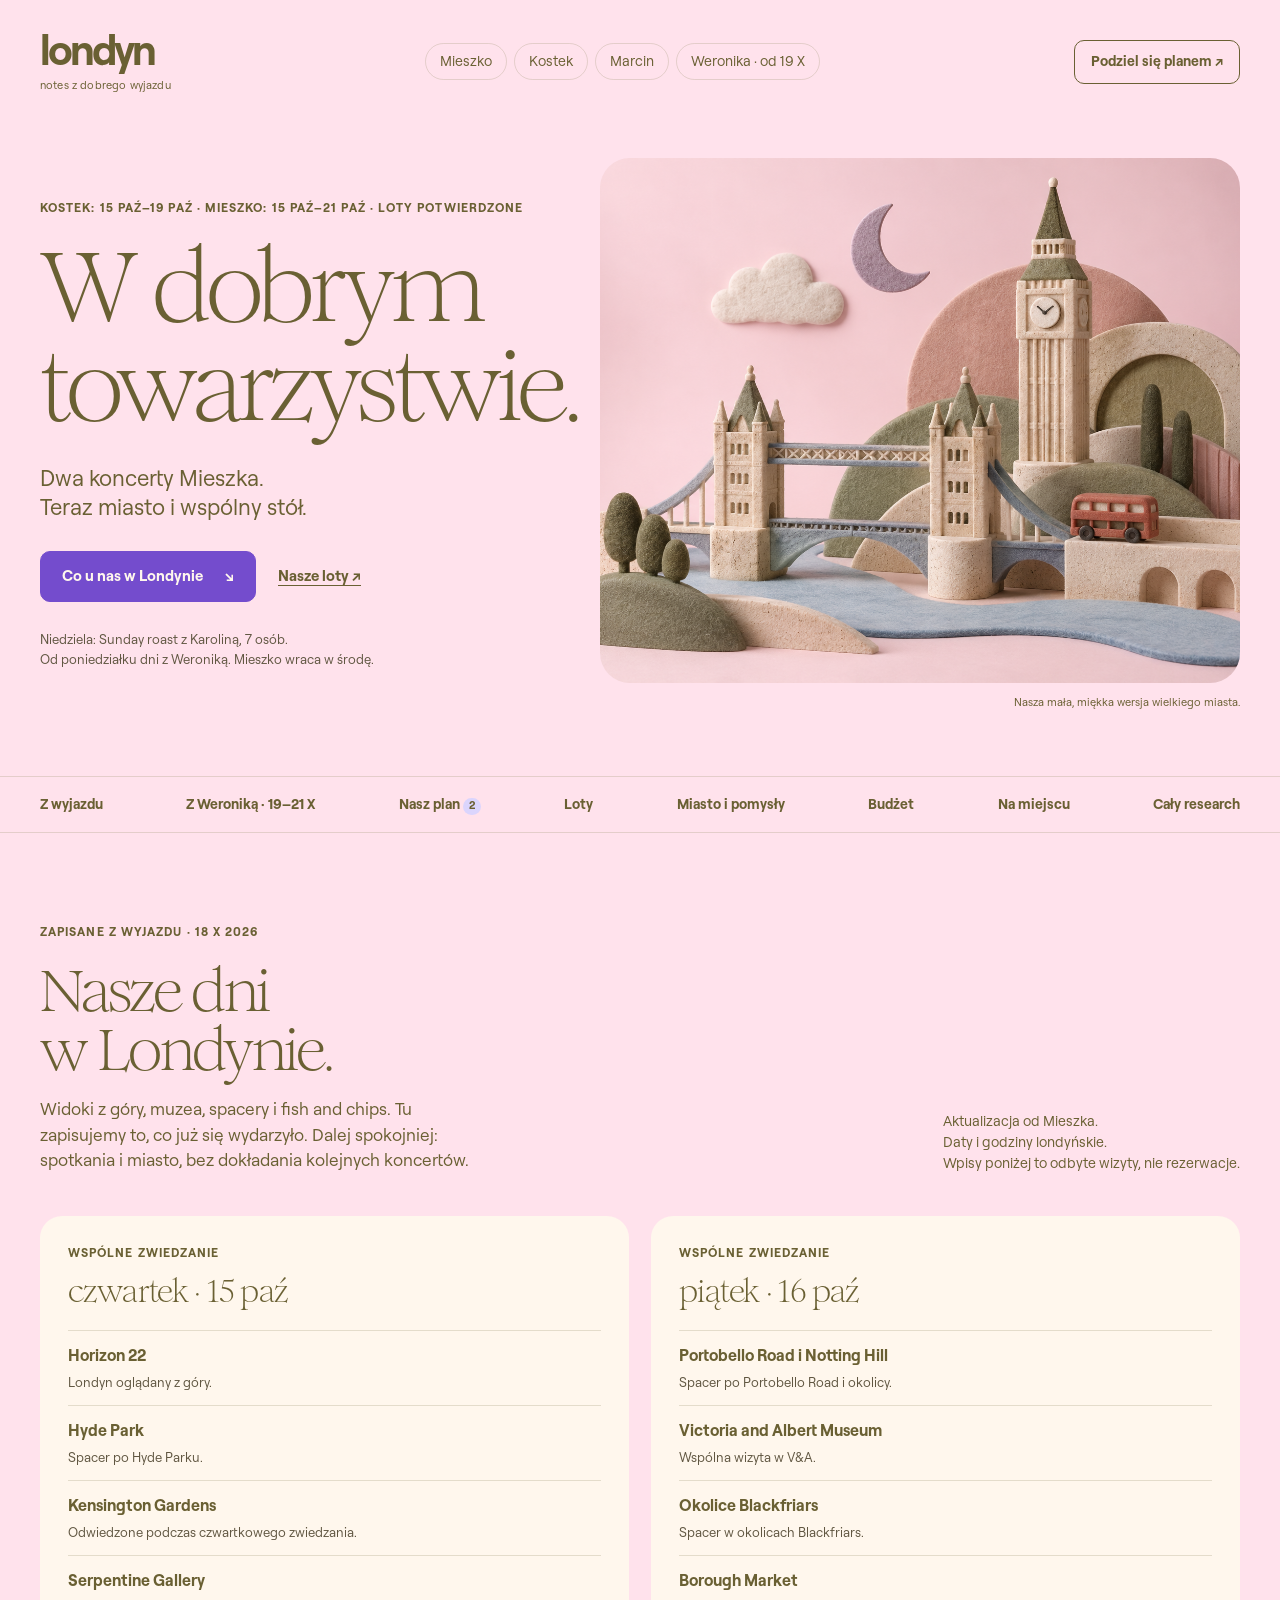
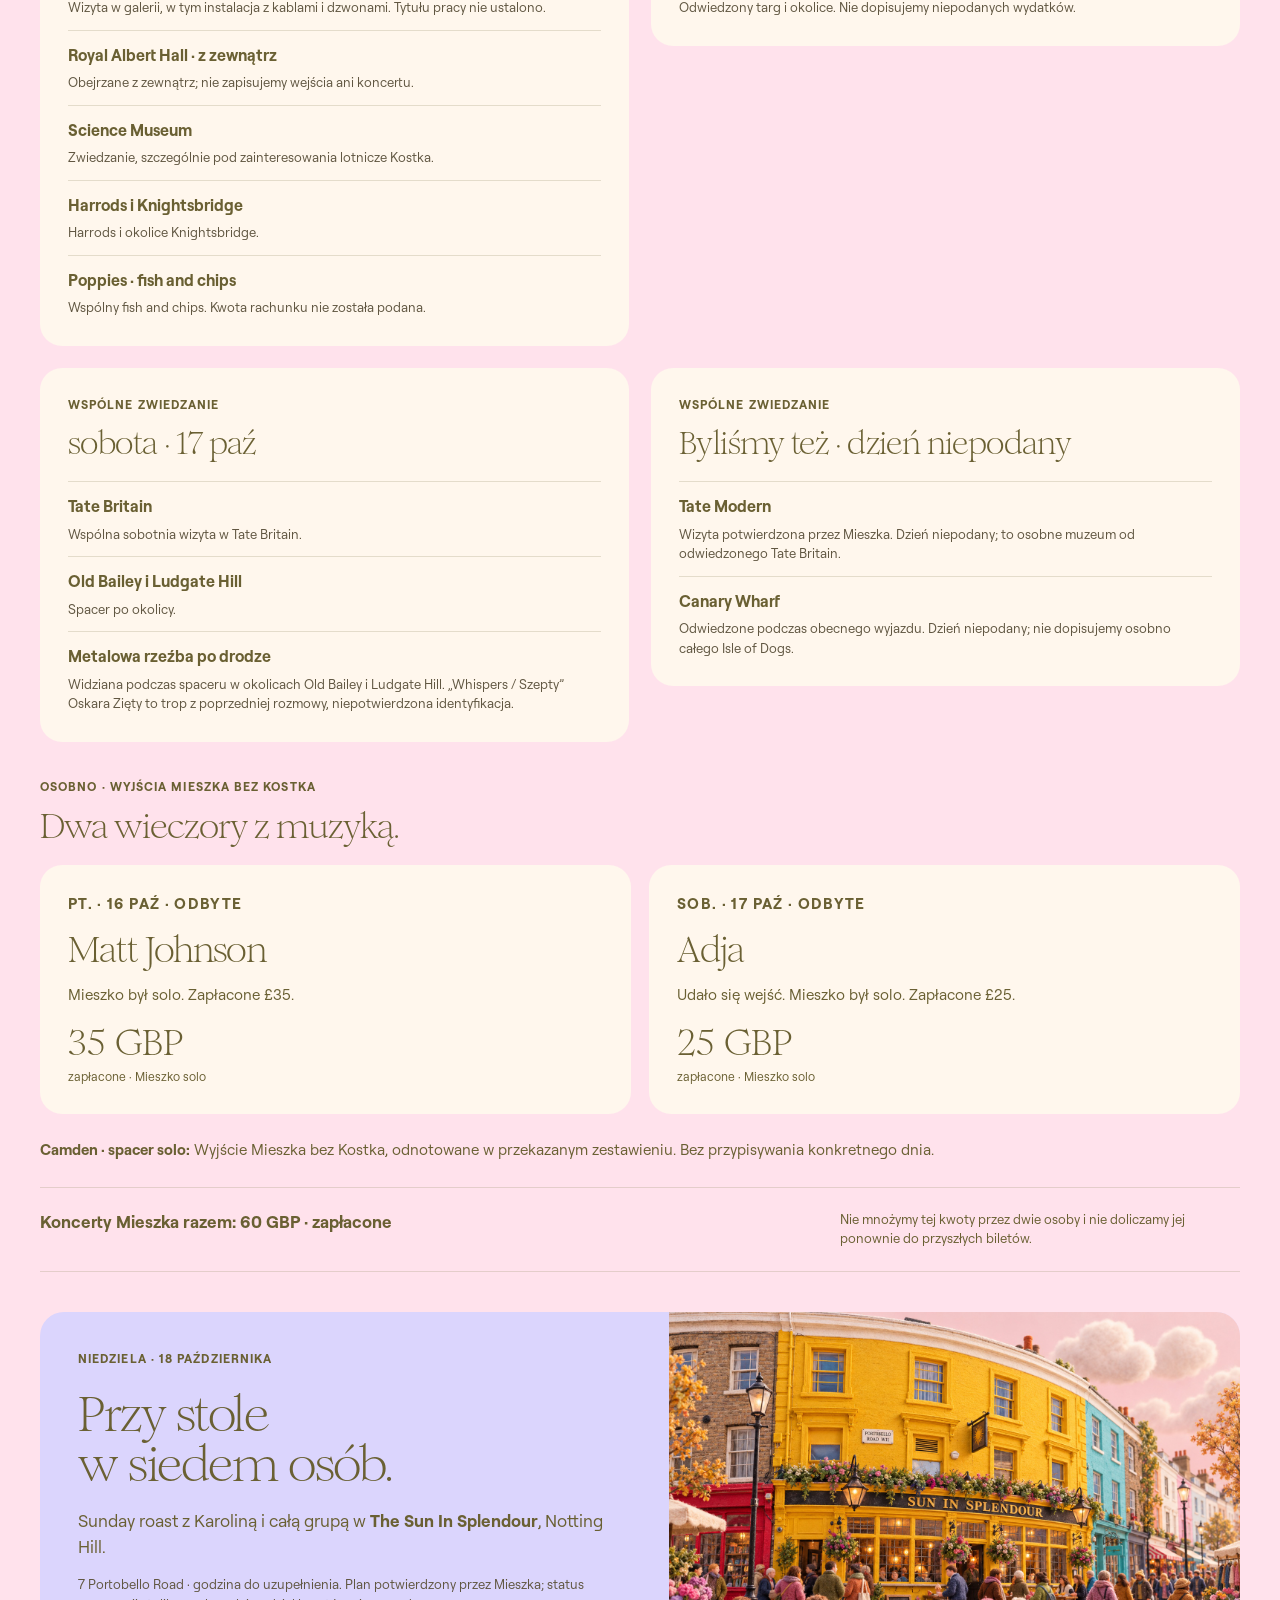
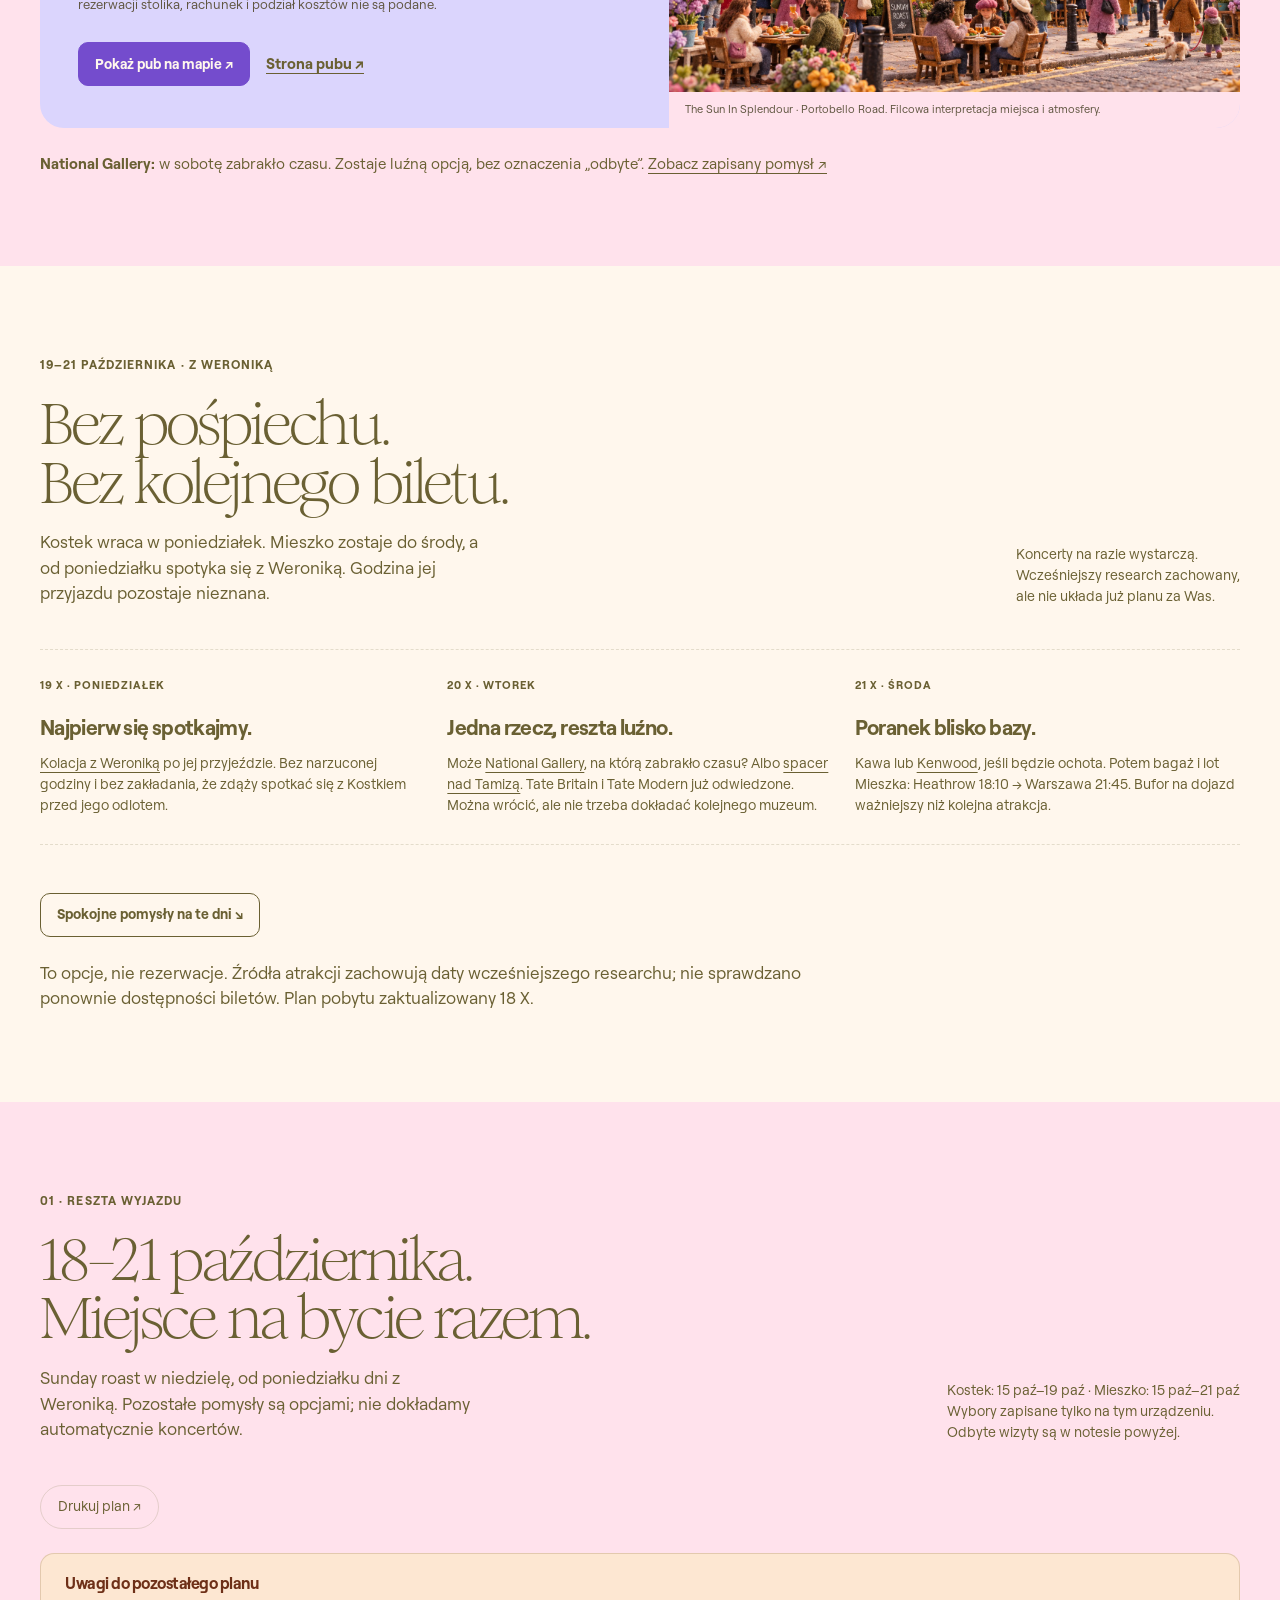
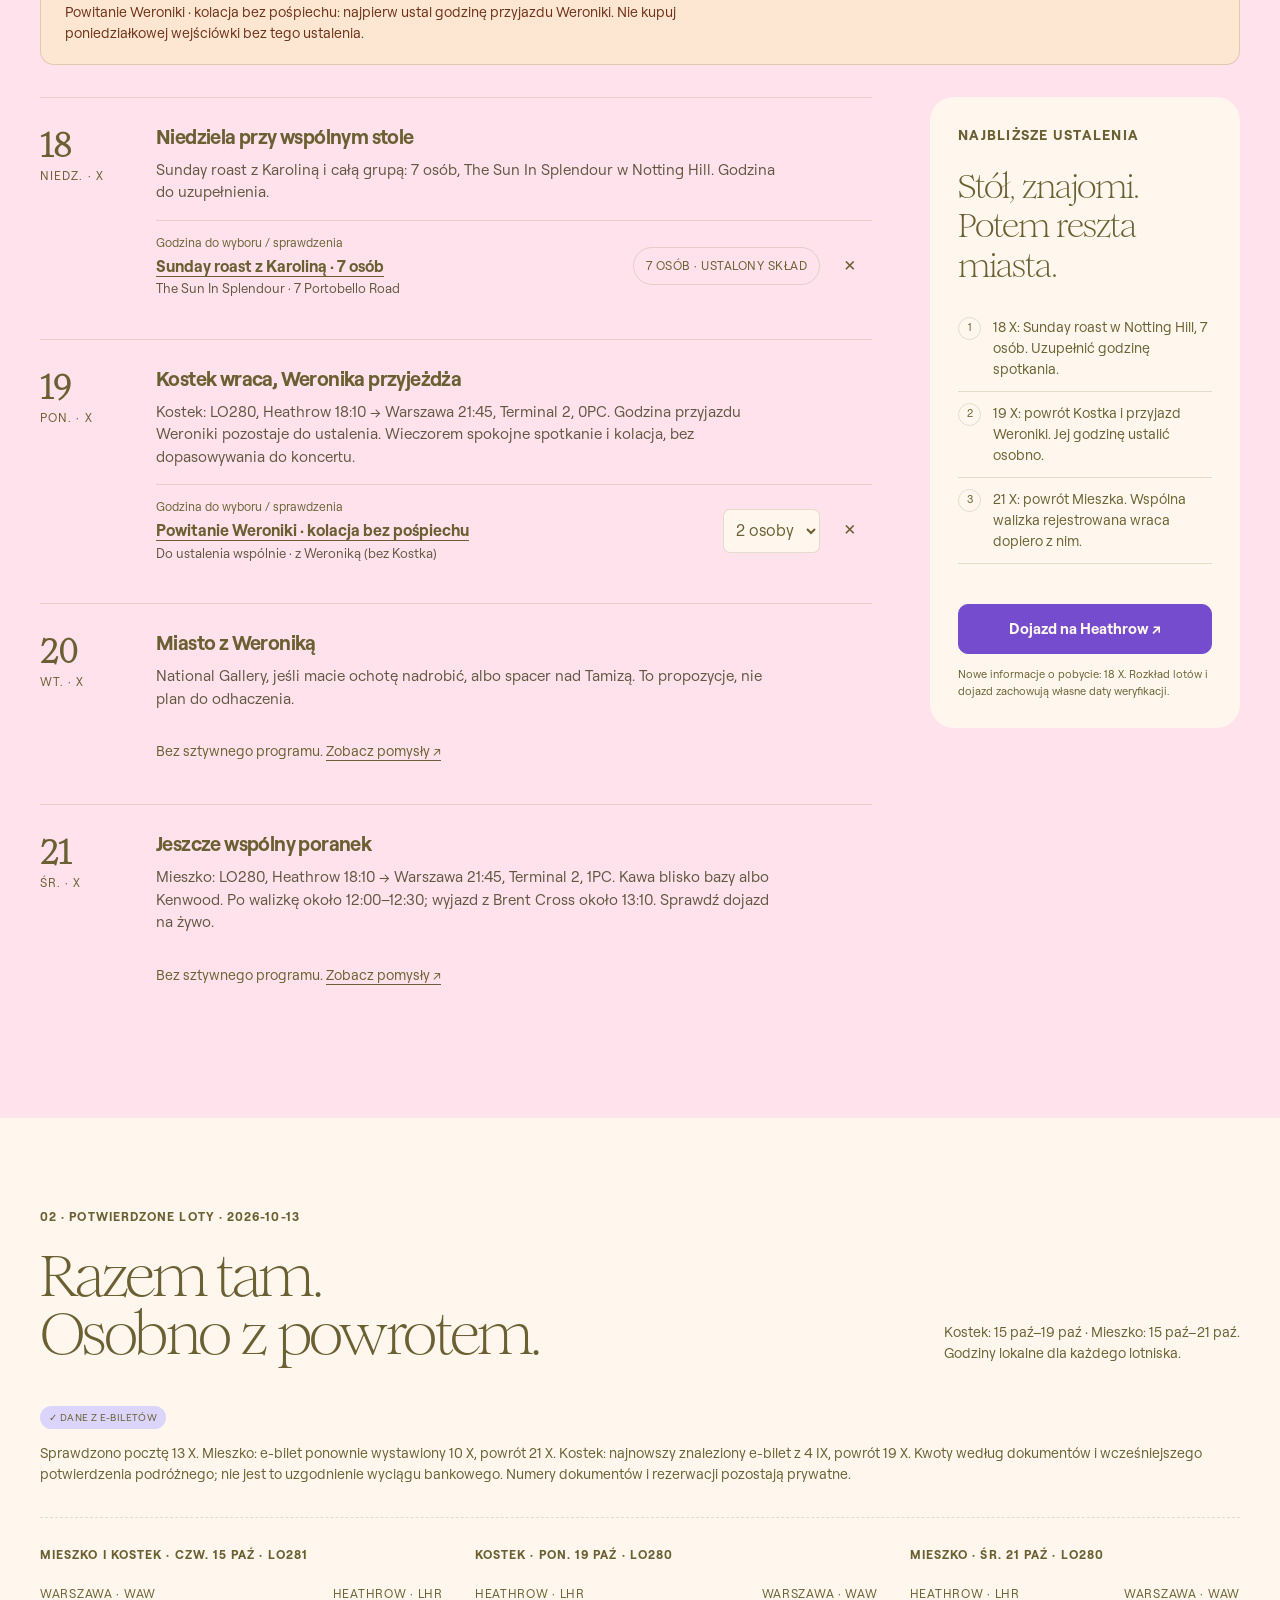
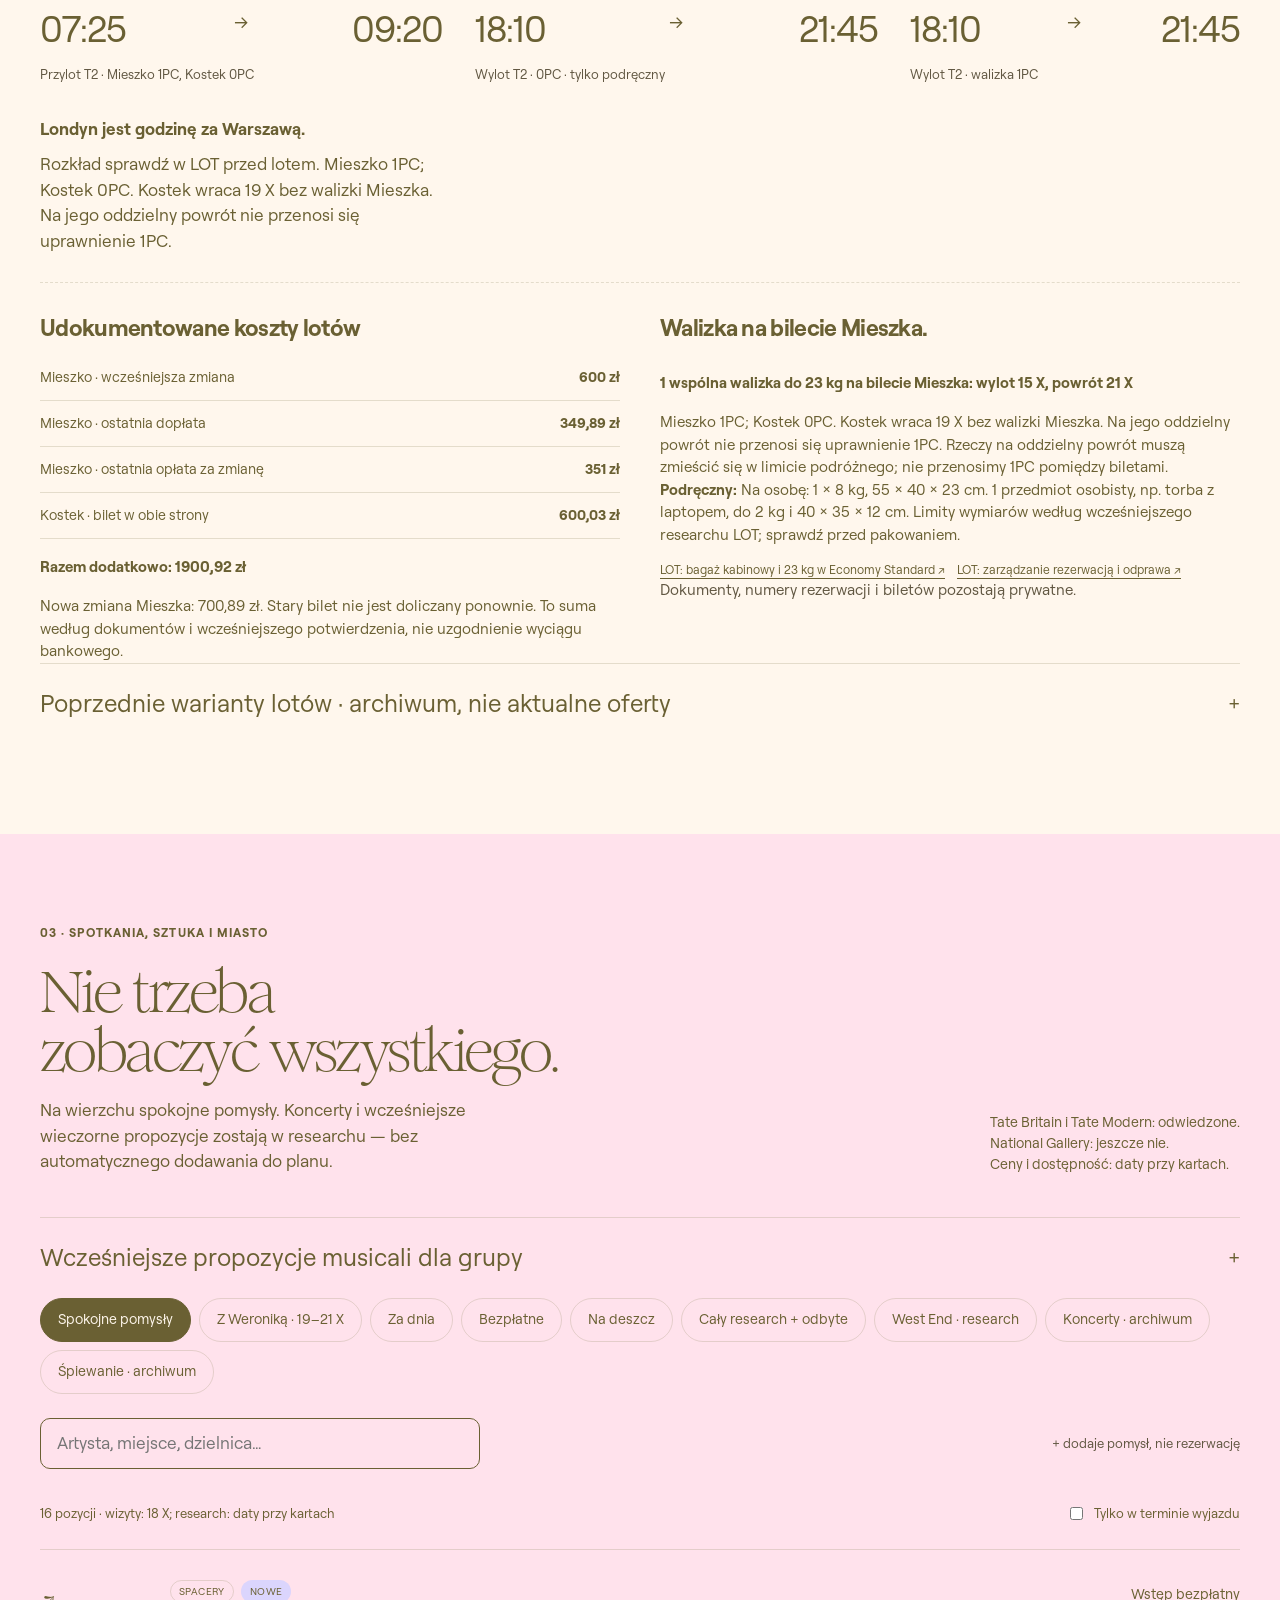
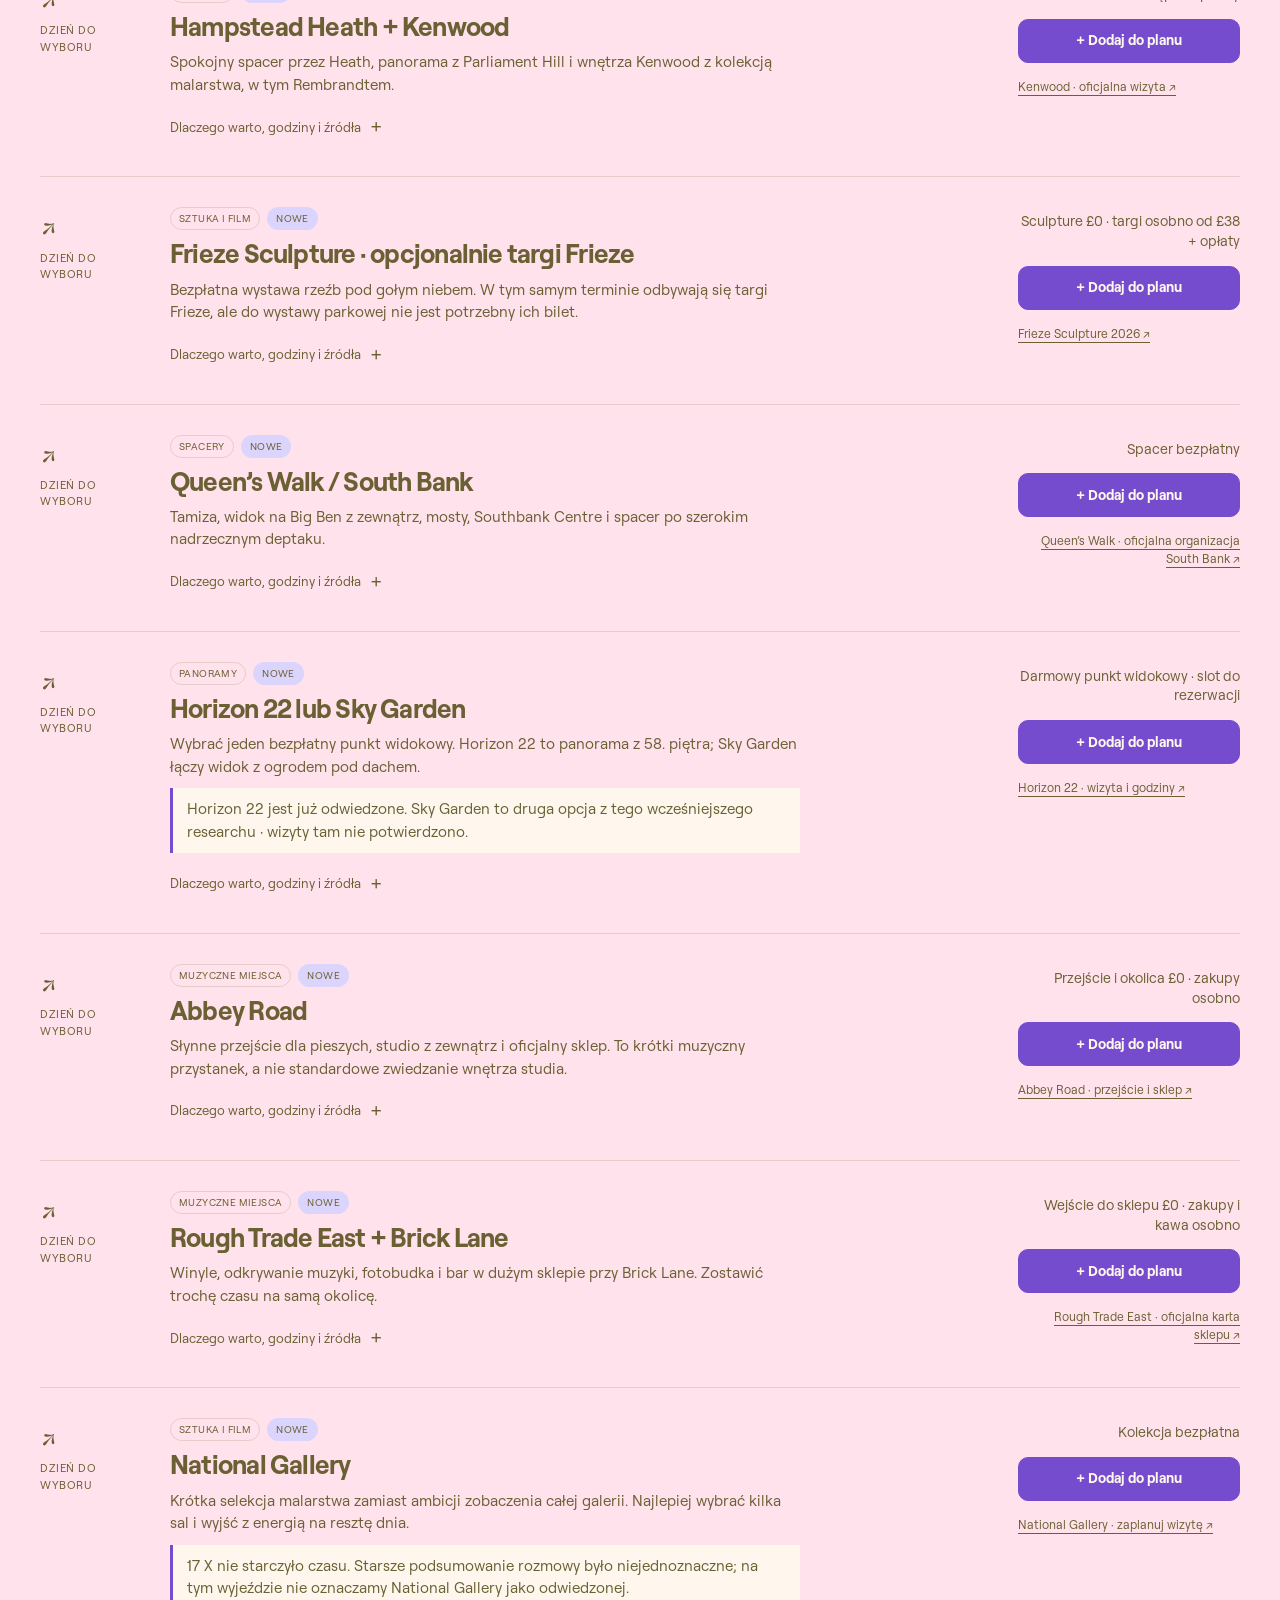
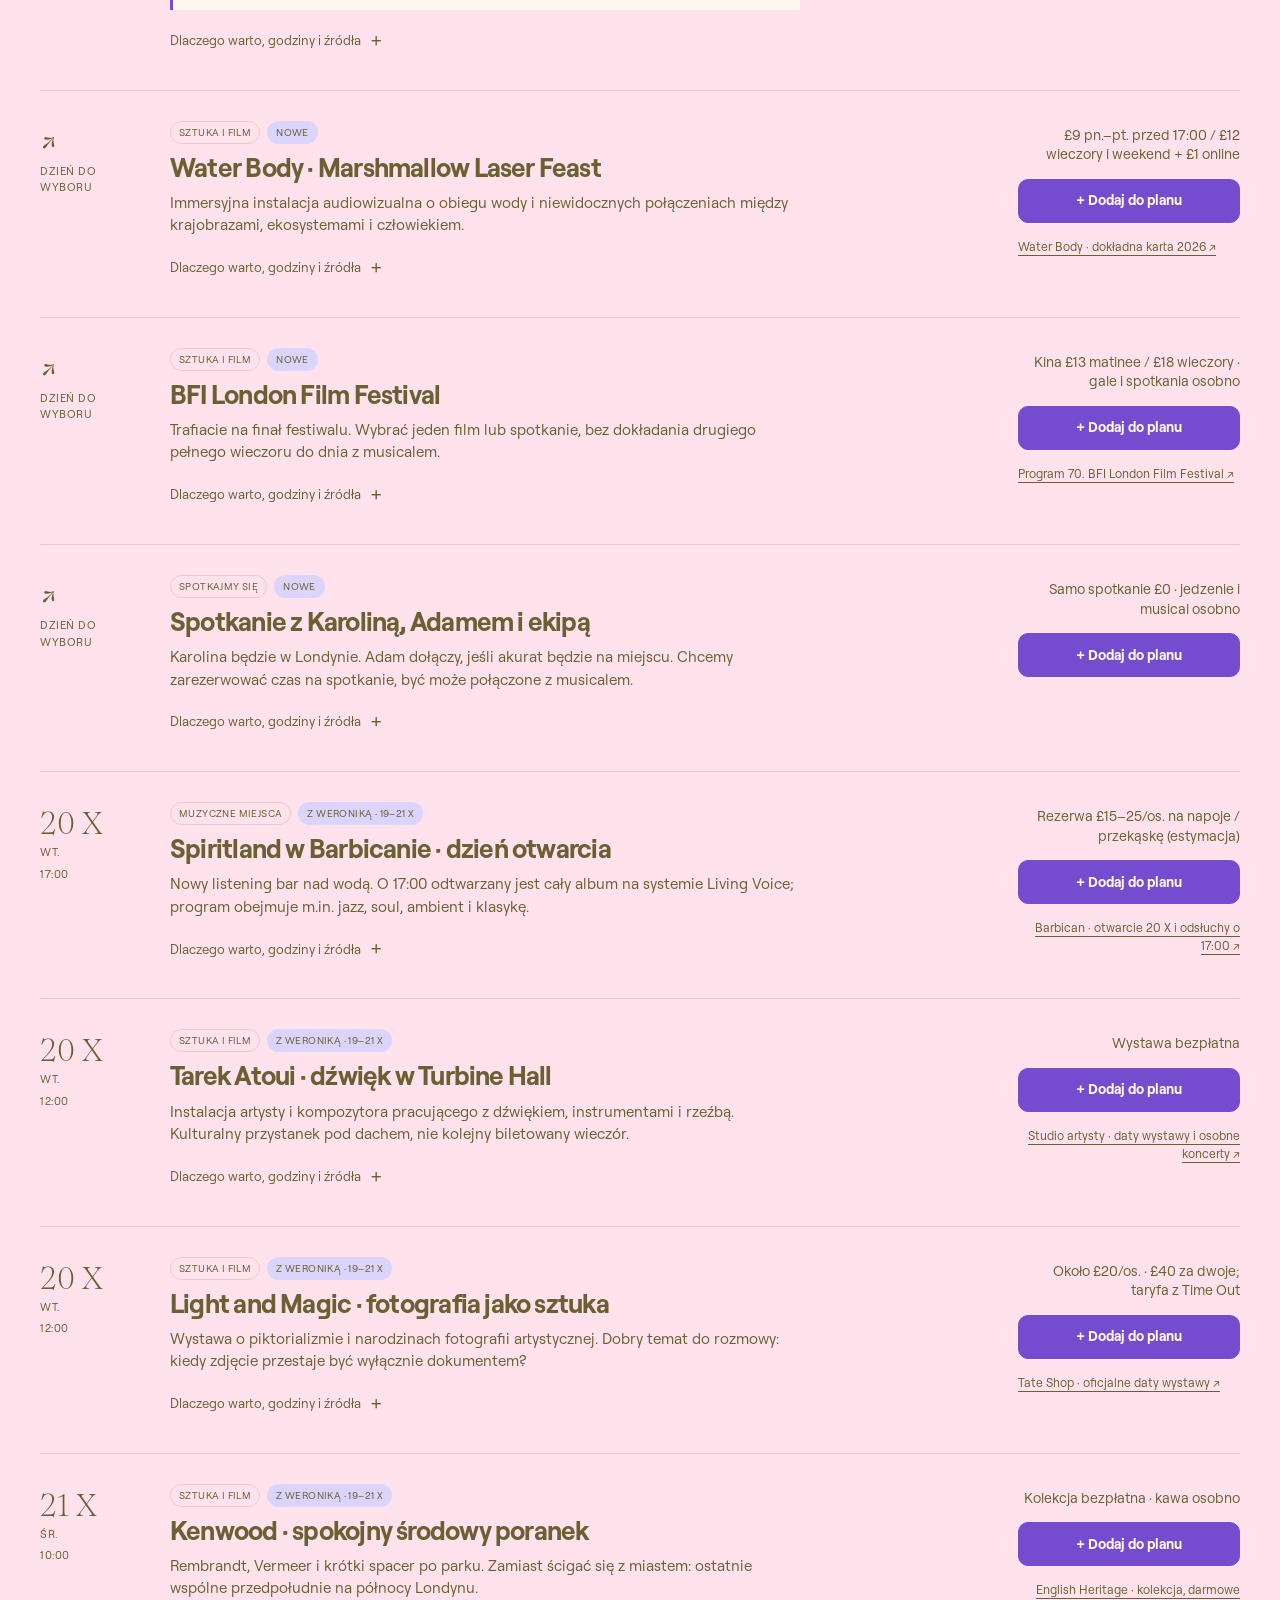
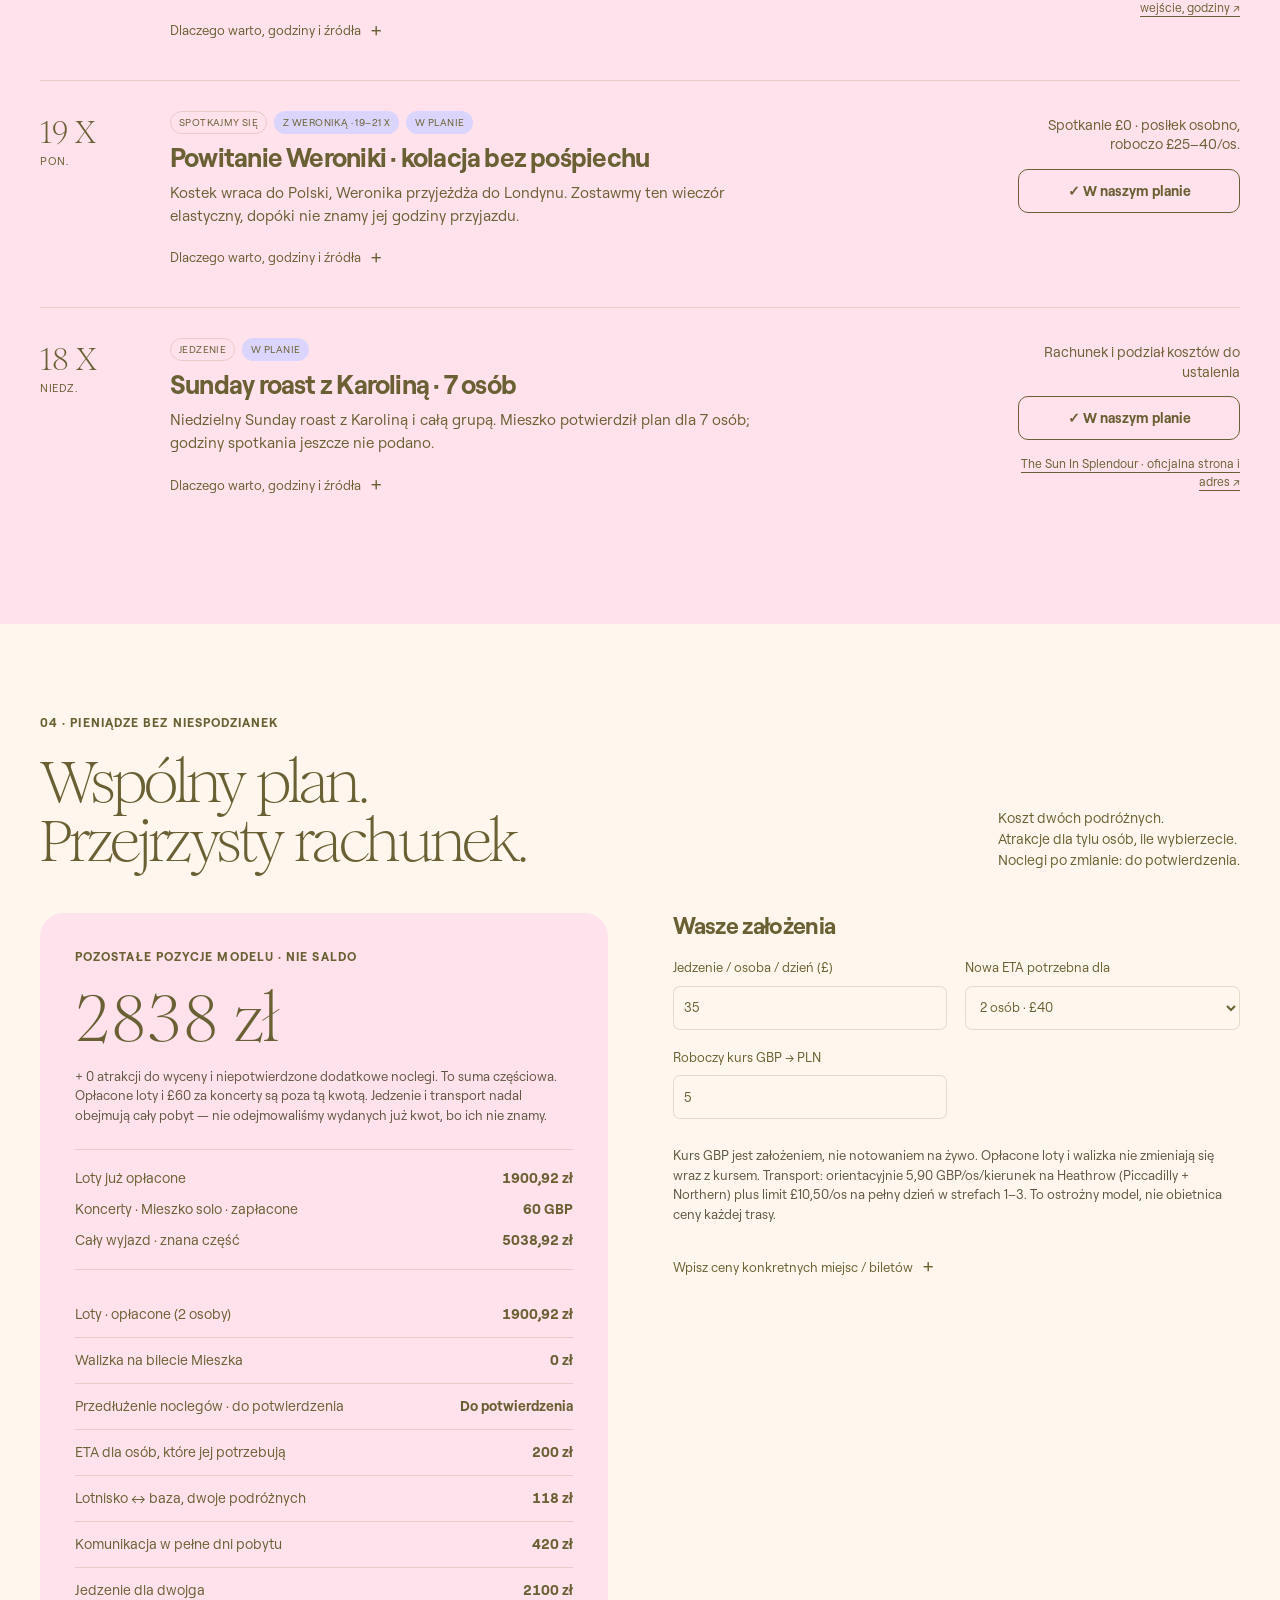
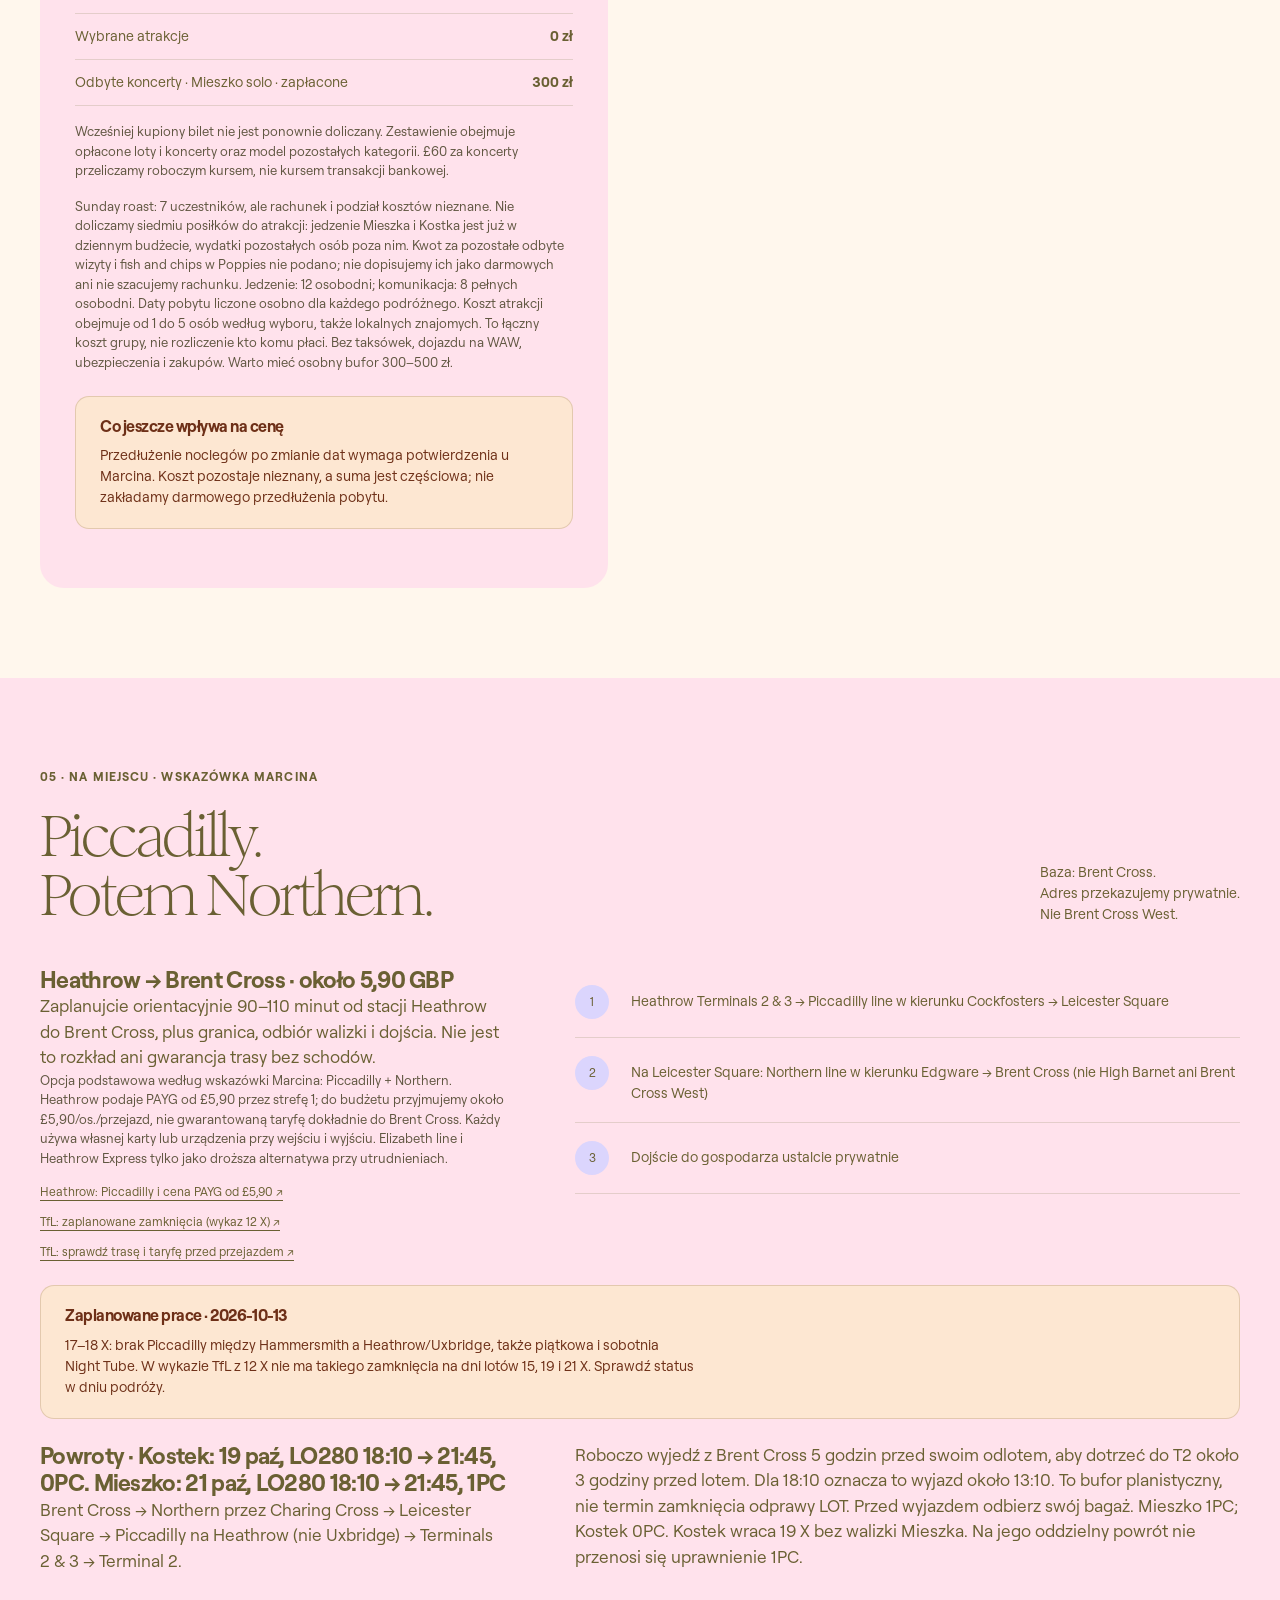
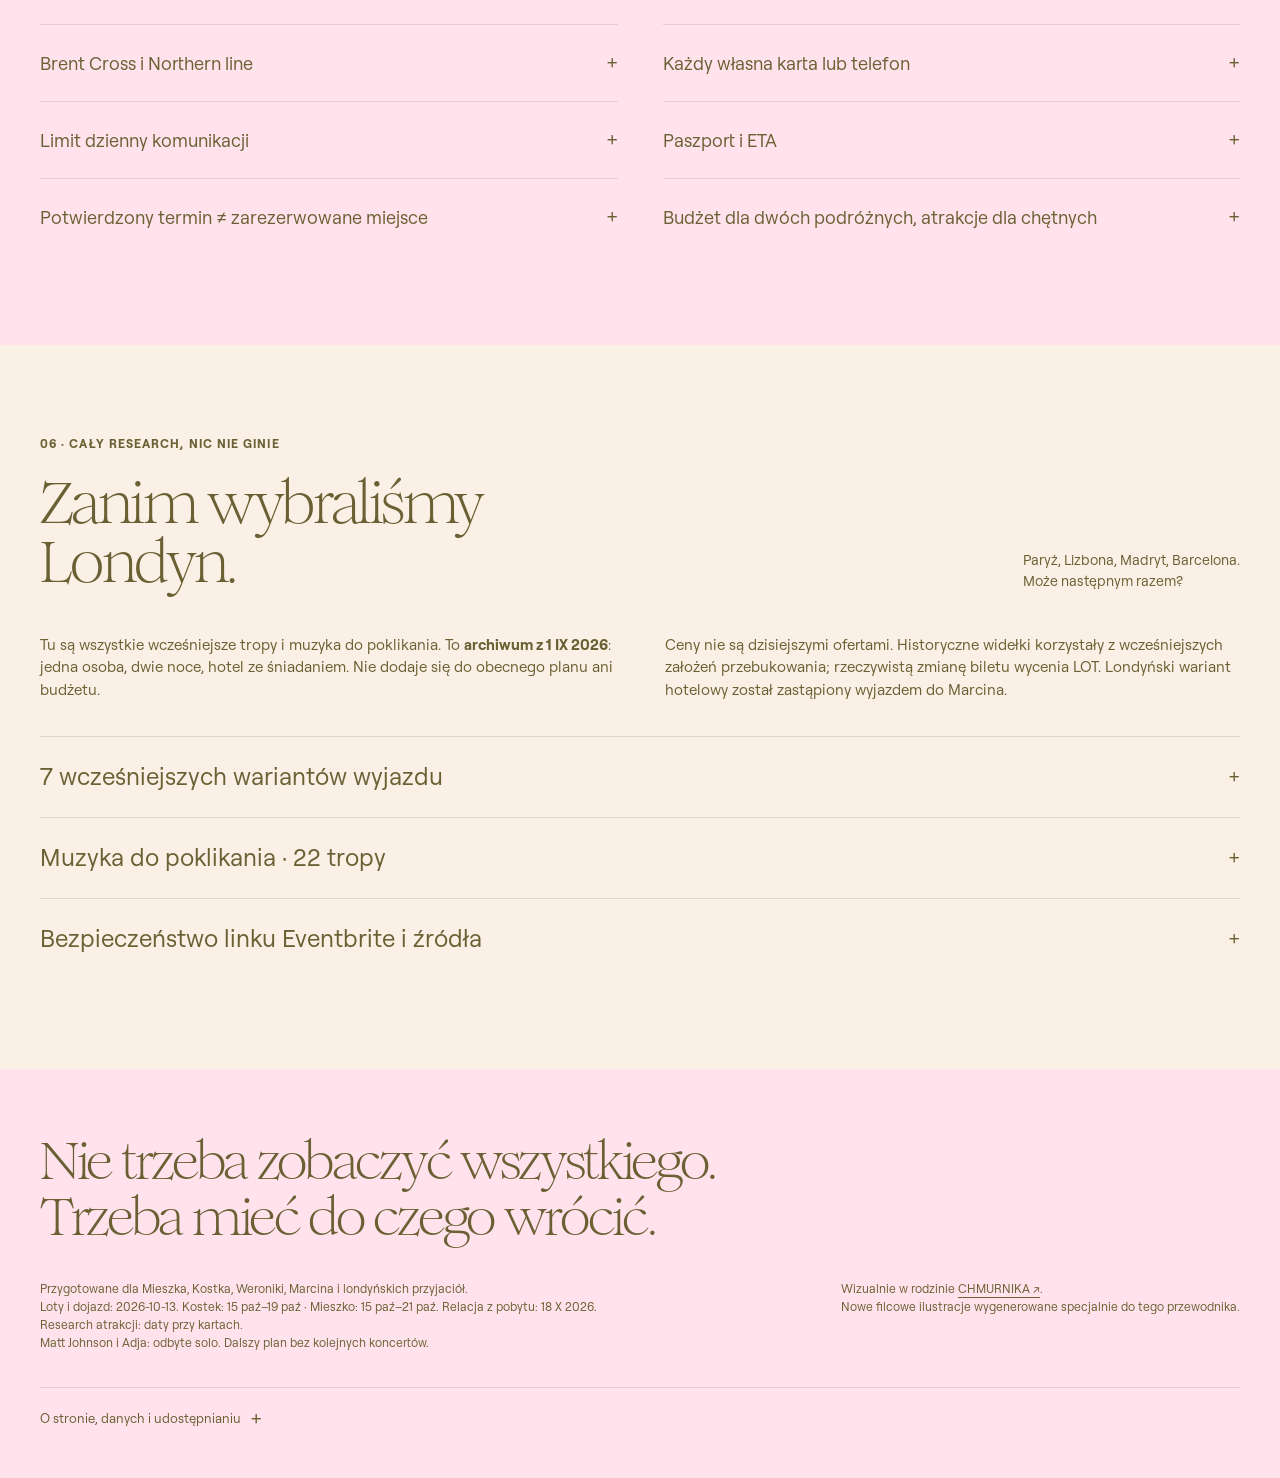
<file: index.html>
<!doctype html>
<html lang="pl">
<head>
<meta charset="utf-8"><meta name="viewport" content="width=device-width, initial-scale=1">
<meta http-equiv="Content-Security-Policy" content="default-src 'self'; script-src 'self'; style-src 'self' 'unsafe-inline'; img-src 'self' data:; font-src 'self'; connect-src 'self'; object-src 'none'; base-uri 'self'; form-action 'self'">
<meta name="referrer" content="no-referrer">
<meta name="theme-color" content="#ffe1eb"><meta name="robots" content="noindex,nofollow">
<meta name="description" content="Londyn w dobrym towarzystwie. Londyn 15–21 X: weekend z Kostkiem i dodatkowe dni z Weroniką. Notes z wyjazdu, Sunday roast i spokojne dni z Weroniką.">
<title>Londyn, w dobrym towarzystwie</title>
<link rel="icon" href="assets/favicon.svg" type="image/svg+xml">
<link rel="preload" href="assets/Romie-Regular.woff2" as="font" type="font/woff2" crossorigin>
<link rel="preload" href="assets/Roobert-Regular.woff2" as="font" type="font/woff2" crossorigin>
<link rel="stylesheet" href="style.css?v=20261018c">
</head>
<body>
<a href="#main" class="skip">Przejdź do treści</a>
<header class="masthead wrap"><a class="wordmark" href="#">londyn<span>notes z dobrego wyjazdu</span></a><div class="people"><span>Mieszko</span><span>Kostek</span><span>Marcin</span><span>Weronika · od 19 X</span></div><button class="button outline small" data-action="share">Podziel się planem ↗</button></header>
<main id="main">
<section class="hero wrap" aria-labelledby="hero-title"><div class="hero-copy"><p class="eyebrow">15–21 PAŹDZIERNIKA 2026 · LOTY POTWIERDZONE</p><h1 id="hero-title">W dobrym<br>towarzystwie.</h1><p class="hero-description">Dwa koncerty Mieszka.<br>Teraz miasto i wspólny stół.</p><div class="hero-actions"><a class="button" href="#aktualnie">Co u nas w Londynie <span>↘</span></a><a class="text-link" href="#loty">Nasze loty ↗</a></div><p class="hero-foot">Niedziela: Sunday roast z Karoliną, 7 osób.<br>Od poniedziałku dni z Weroniką. Mieszko wraca w środę.</p></div><figure class="hero-art"><img src="assets/london-felt-hero.png" alt="Filcowa kompozycja Londynu: Big Ben, Tower Bridge, autobus i miękkie chmury" width="1536" height="1024" fetchpriority="high"><figcaption>Nasza mała, miękka wersja wielkiego miasta.</figcaption></figure></section>
<nav class="section-nav" aria-label="Przewodnik"><div class="wrap nav-inner"><a href="#aktualnie">Z wyjazdu</a><a href="#weronika">Z Weroniką · 19–21 X</a><a href="#plan">Nasz plan <span id="nav-count"></span></a><a href="#loty">Loty</a><a href="#odkrywaj">Miasto i pomysły</a><a href="#budzet">Budżet</a><a href="#praktycznie">Na miejscu</a><a href="#archiwum">Cały research</a></div></nav>
<div id="app"><p class="loading wrap">Otwieramy nasz londyński notes…</p></div>
</main>
<footer class="footer wrap"><p class="footer-title">Nie trzeba zobaczyć wszystkiego.<br>Trzeba mieć do czego wrócić.</p><div class="footer-bottom"><p>Przygotowane dla Mieszka, Kostka, Weroniki, Marcina i londyńskich przyjaciół.<br><span data-flight-freshness>Loty i dojazd sprawdzone: 13 X 2026. Mieszko wraca 21 X, Kostek 19 X.</span> Relacja z pobytu: 18 X 2026. Research atrakcji: daty przy kartach.<br>Matt Johnson i Adja: odbyte solo. Dalszy plan bez kolejnych koncertów.</p><p>Wizualnie w rodzinie <a href="https://chmurnik.cloud" target="_blank" rel="noopener noreferrer">CHMURNIKA ↗</a>.<br>Nowe filcowe ilustracje wygenerowane specjalnie do tego przewodnika.</p></div><details><summary>O stronie, danych i udostępnianiu</summary><p>Publiczna strona GitHub Pages, bez logowania, reklam i analityki. Nie zawiera adresu gospodarza ani numerów rezerwacji i biletów. Wybory zapisują się lokalnie. Udostępniony link jest kopią wyborów i wpisanych kwot, nie wspólnym dokumentem aktualizowanym na żywo. Nie wpisuj danych osobowych. Nie traktuj planu jako rezerwacji ani aktualnej oferty sprzedaży.</p><p>Fonty i kierunek wizualny pochodzą z własnego projektu CHMURNIK. Ilustracje są stylizacją, nie mapą ani dokumentacją miejsc.</p></details></footer>
<div id="toast" class="toast" role="status" aria-live="polite"></div>
<dialog id="share-dialog"><form method="dialog"><button class="dialog-close" aria-label="Zamknij">×</button></form><h2>Ten sam pomysł,<br>cała ekipa.</h2><p>Wyślij ten link Weronice, Kostkowi, Marcinowi i reszcie ekipy. Otworzą kopię Twoich wyborów i kwot. Późniejsze zmiany nie synchronizują się automatycznie.</p><label for="share-url">Link do tej wersji planu</label><textarea id="share-url" rows="3" readonly></textarea><button class="button" data-action="copy-share">Kopiuj link</button><p class="muted">Strona jest publiczna. W linku nie ma adresów ani danych dokumentów.</p></dialog>
<script type="module" src="app.mjs?v=20261018c"></script>
<noscript><p class="wrap">Włącz JavaScript, aby korzystać z planera. Pełne dane można przeczytać w <a href="data/events.json">pliku wydarzeń</a> w <a href="data/places.json">pliku atrakcji</a> , <a href="data/culture-extension.json">propozycjach z Weroniką</a> oraz <a href="data/trip-updates.json">aktualnym notesie z wyjazdu</a>.</p></noscript>
</body></html>
</file>
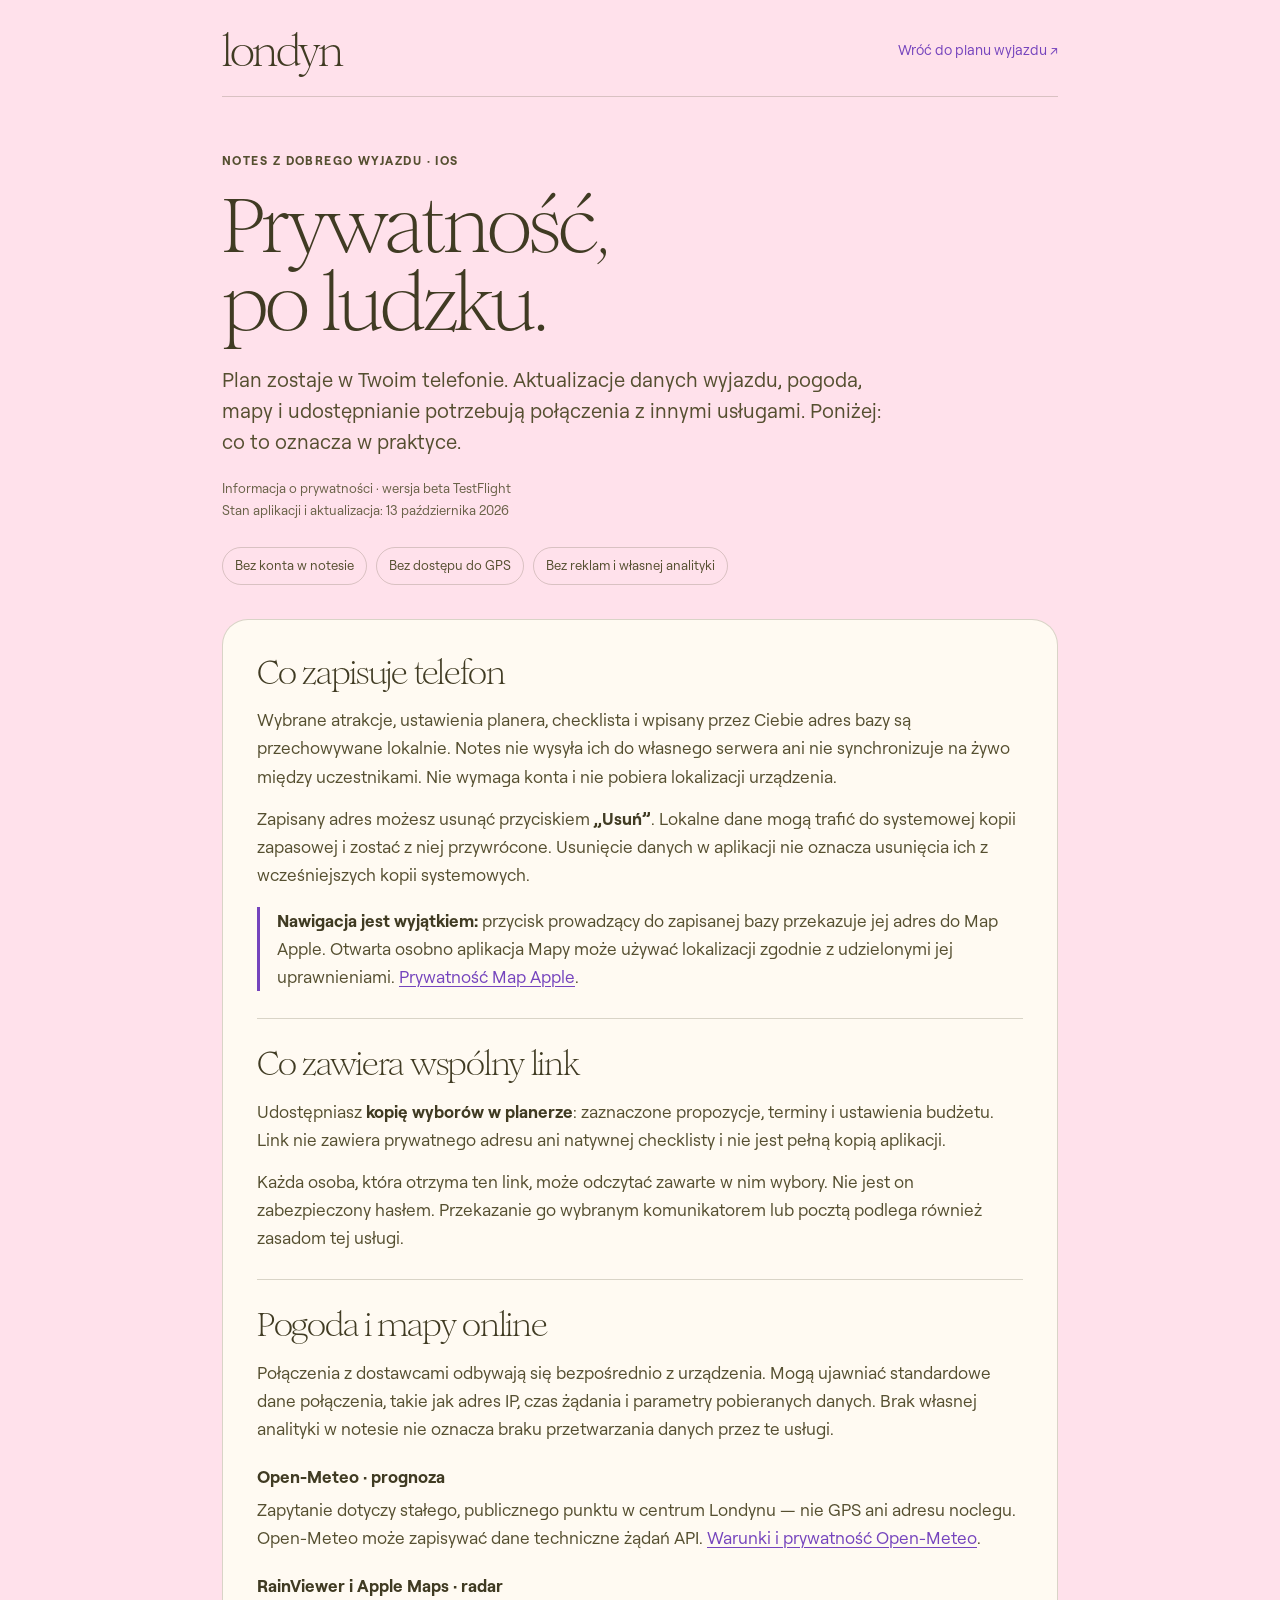
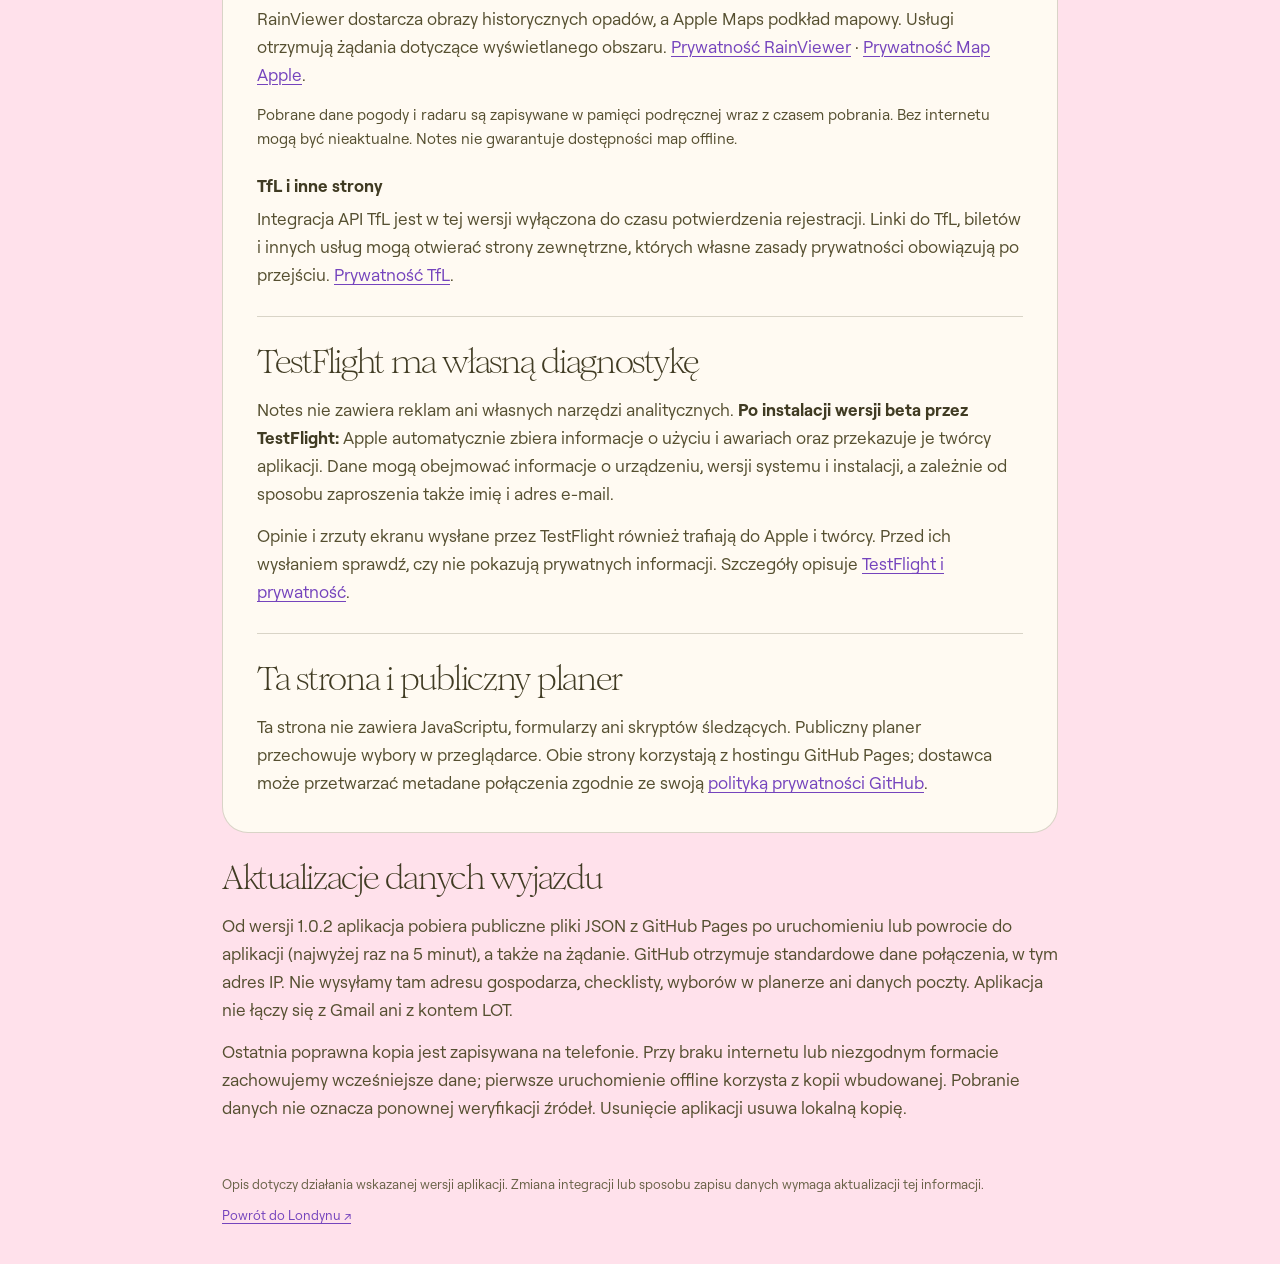
<file: privacy.html>
<!doctype html>
<html lang="pl">
<head>
  <meta charset="utf-8">
  <meta name="viewport" content="width=device-width, initial-scale=1">
  <meta http-equiv="Content-Security-Policy" content="default-src 'none'; style-src 'self' 'unsafe-inline'; font-src 'self'; img-src 'self'; base-uri 'none'; form-action 'none'">
  <meta name="referrer" content="no-referrer">
  <meta name="theme-color" content="#ffe1eb">
  <meta name="robots" content="noindex,nofollow">
  <meta name="description" content="Jak aplikacja Londyn przechowuje plan wyjazdu i korzysta z pogody, map oraz TestFlight.">
  <title>Prywatność — Londyn</title>
  <link rel="icon" href="assets/favicon.svg" type="image/svg+xml">
  <style>
    @font-face{font-family:Roobert;src:url('assets/Roobert-Regular.woff2') format('woff2');font-weight:400;font-display:swap}
    @font-face{font-family:Roobert;src:url('assets/Roobert-Bold.woff2') format('woff2');font-weight:700;font-display:swap}
    @font-face{font-family:Romie;src:url('assets/Romie-Regular.woff2') format('woff2');font-weight:400;font-display:swap}
    :root{color-scheme:light;--pink:#ffe1eb;--ink:#554f30;--dark:#403b23;--cream:#fffaf2;--purple:#7544bd;--line:#554f3038;--muted:#696248}
    *{box-sizing:border-box}
    html{scroll-behavior:smooth}
    body{margin:0;background:var(--pink);color:var(--ink);font:17px/1.65 Roobert,Arial,sans-serif}
    a{color:var(--purple);text-decoration-thickness:1px;text-underline-offset:.2em;overflow-wrap:anywhere}
    a:hover{text-decoration-thickness:2px}
    a:focus-visible{outline:3px solid var(--purple);outline-offset:5px;border-radius:3px}
    .skip{position:absolute;left:16px;top:-80px;background:var(--cream);padding:10px 16px;z-index:2}
    .skip:focus{top:12px}
    .shell{max-width:900px;margin:auto;padding:0 32px}
    .masthead{display:flex;align-items:center;justify-content:space-between;gap:20px;padding-top:30px;padding-bottom:24px;border-bottom:1px solid var(--line)}
    .wordmark{font:42px/1 Romie,Georgia,serif;letter-spacing:-.055em;color:var(--dark);text-decoration:none}
    .back{font-size:14px;text-decoration:none}
    .eyebrow{font-size:12px;font-weight:700;letter-spacing:.12em;text-transform:uppercase}
    .intro{padding:55px 0 34px}
    h1,h2{font-family:Romie,Georgia,serif;font-weight:400;letter-spacing:-.04em;color:var(--dark)}
    h1{font-size:clamp(46px,8vw,76px);line-height:1.03;margin:15px 0 22px;max-width:720px}
    .lead{font-size:20px;line-height:1.55;max-width:680px;margin:0}
    .meta{font-size:13px;color:var(--muted);margin:20px 0 0}
    .summary{display:flex;flex-wrap:wrap;gap:9px;padding:0;margin:26px 0 0;list-style:none}
    .summary li{border:1px solid var(--line);padding:7px 12px;border-radius:999px;font-size:13px}
    .document{background:var(--cream);border:1px solid var(--line);border-radius:26px;padding:8px 34px}
    section{padding:27px 0}
    section+section{border-top:1px solid var(--line)}
    h2{font-size:32px;line-height:1.15;margin:0 0 15px}
    h3{font-size:17px;line-height:1.4;color:var(--dark);margin:23px 0 6px}
    p{margin:0 0 14px}
    p:last-child{margin-bottom:0}
    strong{font-weight:700;color:var(--dark)}
    .note{border-left:3px solid var(--purple);padding-left:17px;margin-top:18px}
    .small{font-size:15px}
    footer{padding:25px 0 38px;font-size:13px;color:var(--muted)}
    footer p{margin-bottom:9px}
    @media(max-width:540px){
      body{font-size:16px}
      .shell{padding:0 19px}
      .masthead{padding-top:22px;padding-bottom:20px}
      .wordmark{font-size:36px}
      .back{max-width:130px;text-align:right;line-height:1.4}
      .intro{padding:38px 0 26px}
      .lead{font-size:18px}
      .document{padding:3px 21px;border-radius:22px}
      section{padding:25px 0}
      h2{font-size:29px}
    }
    @media(prefers-reduced-motion:reduce){html{scroll-behavior:auto}}
    @media print{body{background:white;color:#222}.shell{max-width:none;padding:0}.masthead,.summary{display:none}.intro{padding:15px 0}.document{border:0;padding:0}section{break-inside:avoid}a{color:inherit}h1{font-size:40px}h2{font-size:26px}footer{padding-bottom:0}}
  </style>
</head>
<body>
  <a class="skip" href="#tresc">Przejdź do treści</a>
  <div class="shell">
    <header class="masthead">
      <a class="wordmark" href="./" aria-label="Londyn — strona główna">londyn</a>
      <a class="back" href="./">Wróć do planu wyjazdu ↗</a>
    </header>
    <main id="tresc">
      <div class="intro">
        <div class="eyebrow">Notes z dobrego wyjazdu · iOS</div>
        <h1>Prywatność,<br>po ludzku.</h1>
        <p class="lead">Plan zostaje w Twoim telefonie. Aktualizacje danych wyjazdu, pogoda, mapy i udostępnianie potrzebują połączenia z innymi usługami. Poniżej: co to oznacza w praktyce.</p>
        <p class="meta">Informacja o prywatności · wersja beta TestFlight<br>Stan aplikacji i aktualizacja: <time datetime="2026-10-13">13 października 2026</time></p>
        <ul class="summary" aria-label="Najważniejsze zasady">
          <li>Bez konta w notesie</li>
          <li>Bez dostępu do GPS</li>
          <li>Bez reklam i własnej analityki</li>
        </ul>
      </div>

      <div class="document">
        <section aria-labelledby="lokalnie">
          <h2 id="lokalnie">Co zapisuje telefon</h2>
          <p>Wybrane atrakcje, ustawienia planera, checklista i wpisany przez Ciebie adres bazy są przechowywane lokalnie. Notes nie wysyła ich do własnego serwera ani nie synchronizuje na żywo między uczestnikami. Nie wymaga konta i nie pobiera lokalizacji urządzenia.</p>
          <p>Zapisany adres możesz usunąć przyciskiem <strong>„Usuń”</strong>. Lokalne dane mogą trafić do systemowej kopii zapasowej i zostać z niej przywrócone. Usunięcie danych w aplikacji nie oznacza usunięcia ich z wcześniejszych kopii systemowych.</p>
          <p class="note"><strong>Nawigacja jest wyjątkiem:</strong> przycisk prowadzący do zapisanej bazy przekazuje jej adres do Map Apple. Otwarta osobno aplikacja Mapy może używać lokalizacji zgodnie z udzielonymi jej uprawnieniami. <a href="https://www.apple.com/legal/privacy/data/en/apple-maps/" rel="noopener noreferrer">Prywatność Map Apple</a>.</p>
        </section>

        <section aria-labelledby="udostepnianie">
          <h2 id="udostepnianie">Co zawiera wspólny link</h2>
          <p>Udostępniasz <strong>kopię wyborów w planerze</strong>: zaznaczone propozycje, terminy i ustawienia budżetu. Link nie zawiera prywatnego adresu ani natywnej checklisty i nie jest pełną kopią aplikacji.</p>
          <p>Każda osoba, która otrzyma ten link, może odczytać zawarte w nim wybory. Nie jest on zabezpieczony hasłem. Przekazanie go wybranym komunikatorem lub pocztą podlega również zasadom tej usługi.</p>
        </section>

        <section aria-labelledby="online">
          <h2 id="online">Pogoda i mapy online</h2>
          <p>Połączenia z dostawcami odbywają się bezpośrednio z urządzenia. Mogą ujawniać standardowe dane połączenia, takie jak adres IP, czas żądania i parametry pobieranych danych. Brak własnej analityki w notesie nie oznacza braku przetwarzania danych przez te usługi.</p>
          <h3>Open-Meteo · prognoza</h3>
          <p>Zapytanie dotyczy stałego, publicznego punktu w centrum Londynu — nie GPS ani adresu noclegu. Open-Meteo może zapisywać dane techniczne żądań API. <a href="https://open-meteo.com/en/terms" rel="noopener noreferrer">Warunki i prywatność Open-Meteo</a>.</p>
          <h3>RainViewer i Apple Maps · radar</h3>
          <p>RainViewer dostarcza obrazy historycznych opadów, a Apple Maps podkład mapowy. Usługi otrzymują żądania dotyczące wyświetlanego obszaru. <a href="https://www.rainviewer.com/privacy.html" rel="noopener noreferrer">Prywatność RainViewer</a> · <a href="https://www.apple.com/legal/privacy/data/en/apple-maps/" rel="noopener noreferrer">Prywatność Map Apple</a>.</p>
          <p class="small">Pobrane dane pogody i radaru są zapisywane w pamięci podręcznej wraz z czasem pobrania. Bez internetu mogą być nieaktualne. Notes nie gwarantuje dostępności map offline.</p>
          <h3>TfL i inne strony</h3>
          <p>Integracja API TfL jest w tej wersji wyłączona do czasu potwierdzenia rejestracji. Linki do TfL, biletów i innych usług mogą otwierać strony zewnętrzne, których własne zasady prywatności obowiązują po przejściu. <a href="https://tfl.gov.uk/corporate/privacy-and-cookies/" rel="noopener noreferrer">Prywatność TfL</a>.</p>
        </section>

        <section aria-labelledby="testflight">
          <h2 id="testflight">TestFlight ma własną diagnostykę</h2>
          <p>Notes nie zawiera reklam ani własnych narzędzi analitycznych. <strong>Po instalacji wersji beta przez TestFlight:</strong> Apple automatycznie zbiera informacje o użyciu i awariach oraz przekazuje je twórcy aplikacji. Dane mogą obejmować informacje o urządzeniu, wersji systemu i instalacji, a zależnie od sposobu zaproszenia także imię i adres e-mail.</p>
          <p>Opinie i zrzuty ekranu wysłane przez TestFlight również trafiają do Apple i twórcy. Przed ich wysłaniem sprawdź, czy nie pokazują prywatnych informacji. Szczegóły opisuje <a href="https://www.apple.com/legal/privacy/data/en/test-flight/" rel="noopener noreferrer">TestFlight i prywatność</a>.</p>
        </section>

        <section aria-labelledby="strona">
          <h2 id="strona">Ta strona i publiczny planer</h2>
          <p>Ta strona nie zawiera JavaScriptu, formularzy ani skryptów śledzących. Publiczny planer przechowuje wybory w przeglądarce. Obie strony korzystają z hostingu GitHub Pages; dostawca może przetwarzać metadane połączenia zgodnie ze swoją <a href="https://docs.github.com/en/site-policy/privacy-policies/github-general-privacy-statement" rel="noopener noreferrer">polityką prywatności GitHub</a>.</p>
        </section>
      </div>
    <section><h2>Aktualizacje danych wyjazdu</h2><p>Od wersji 1.0.2 aplikacja pobiera publiczne pliki JSON z GitHub Pages po uruchomieniu lub powrocie do aplikacji (najwyżej raz na 5 minut), a także na żądanie. GitHub otrzymuje standardowe dane połączenia, w tym adres IP. Nie wysyłamy tam adresu gospodarza, checklisty, wyborów w planerze ani danych poczty. Aplikacja nie łączy się z Gmail ani z kontem LOT.</p><p>Ostatnia poprawna kopia jest zapisywana na telefonie. Przy braku internetu lub niezgodnym formacie zachowujemy wcześniejsze dane; pierwsze uruchomienie offline korzysta z kopii wbudowanej. Pobranie danych nie oznacza ponownej weryfikacji źródeł. Usunięcie aplikacji usuwa lokalną kopię.</p></section></main>
    <footer>
      <p>Opis dotyczy działania wskazanej wersji aplikacji. Zmiana integracji lub sposobu zapisu danych wymaga aktualizacji tej informacji.</p>
      <a href="./">Powrót do Londynu ↗</a>
    </footer>
  </div>
</body>
</html>
</file>
<file: style.css>
@font-face{font-family:Roobert;src:url('assets/Roobert-Regular.woff2') format('woff2');font-weight:400;font-display:swap}@font-face{font-family:Roobert;src:url('assets/Roobert-Bold.woff2') format('woff2');font-weight:700;font-display:swap}@font-face{font-family:Romie;src:url('assets/Romie-Regular.woff2') format('woff2');font-weight:400;font-display:swap}
:root{--pink:oklch(94% .034 355);--pink-rich:oklch(88% .057 355);--ink:oklch(48.7% .065 97);--dark:oklch(36% .053 94);--cream:oklch(98% .016 75);--paper:oklch(96% .018 65);--purple:oklch(53% .19 293);--lavender:oklch(89% .055 293);--blue:oklch(86% .035 235);--line:oklch(66% .052 96 / .27);--muted:oklch(46% .035 86);--warning:oklch(39% .095 41);--radius:24px;--ease:cubic-bezier(.22,1,.36,1)}
*{box-sizing:border-box}html{scroll-behavior:smooth;scroll-padding-top:90px}body{margin:0;background:var(--pink);color:var(--ink);font-family:Roobert,Arial,sans-serif;font-size:17px;line-height:1.5}button,input,select,textarea{font:inherit;color:inherit}button,a,input,select,summary,textarea{-webkit-tap-highlight-color:transparent}button,a{touch-action:manipulation}a{color:inherit;text-underline-offset:4px}button{cursor:pointer}button:disabled{cursor:default;opacity:.6}img{max-width:100%;display:block}h1,h2,h3,p,figure{margin:0}p{max-width:70ch}h1,h2,.serif{font-family:Romie,Georgia,serif;font-weight:400;letter-spacing:-.045em;line-height:1.02}h1{font-size:clamp(68px,7.6vw,112px)}h2{font-size:clamp(42px,4.5vw,68px)}h3{font-size:23px;line-height:1.2;letter-spacing:-.03em}button:focus-visible,a:focus-visible,input:focus-visible,select:focus-visible,summary:focus-visible,textarea:focus-visible{outline:3px solid var(--purple);outline-offset:5px}::selection{background:var(--lavender);color:var(--dark)}.wrap{width:min(1320px,calc(100% - 80px));margin-inline:auto}.skip{position:absolute;top:-80px;left:20px;z-index:20;padding:15px;background:var(--cream)}.skip:focus{top:10px}.masthead{height:123px;display:flex;align-items:center;justify-content:space-between;gap:25px}.wordmark{font-size:42px;line-height:.9;font-weight:700;letter-spacing:-3px;text-decoration:none}.wordmark span{display:block;font-size:11px;font-weight:400;letter-spacing:.015em;margin-top:12px}.people{display:flex;gap:7px}.people span{font-size:14px;border:1px solid var(--line);border-radius:100px;padding:7px 14px}.button{display:inline-flex;gap:22px;align-items:center;justify-content:center;min-height:49px;padding:13px 21px;border-radius:10px;border:1px solid var(--purple);color:var(--cream);background:var(--purple);text-decoration:none;font-size:15px;font-weight:700;transition:transform .2s var(--ease),background .2s}.button:hover{background:oklch(46% .18 293);transform:translateY(-2px)}.button.outline{color:var(--ink);background:transparent;border-color:var(--ink)}.button.outline:hover{background:var(--cream)}.button.small{min-height:44px;padding:10px 16px;font-size:14px}.text-link{font-weight:700;font-size:15px;white-space:nowrap}.hero{display:grid;grid-template-columns:.94fr 1.25fr;align-items:center;gap:20px;min-height:615px;padding-block:35px 65px}.eyebrow{font-size:12px;letter-spacing:.09em;font-weight:700;margin-bottom:21px;text-transform:uppercase}.hero h1{margin-bottom:27px}.hero-description{font-size:22px;line-height:1.35}.hero-actions{display:flex;align-items:center;gap:22px;margin:28px 0}.hero-foot{font-size:13px;line-height:1.55;color:var(--muted)}.hero-art img{width:100%;aspect-ratio:1.22;object-fit:cover;border-radius:30px}.hero-art figcaption{text-align:right;font-size:11px;margin-top:12px}.section-nav{position:sticky;top:0;background:var(--pink);z-index:10;border-block:1px solid var(--line)}.nav-inner{display:flex;justify-content:space-between;gap:20px;overflow:auto;scrollbar-width:none;padding-block:17px}.nav-inner a{white-space:nowrap;text-decoration:none;font-size:14px;font-weight:700}.nav-inner a:hover{color:var(--purple)}#nav-count{display:inline-block;border-radius:20px;background:var(--lavender);padding:0 6px;font-size:11px}.section{padding-block:90px;scroll-margin-top:20px}.section-head{display:flex;align-items:flex-end;justify-content:space-between;gap:40px;margin-bottom:42px}.section-head p:not(.eyebrow){max-width:440px;margin-top:18px}.muted{color:var(--muted);font-size:13px}.section-note{font-size:14px;max-width:37ch}.toolbar{display:flex;flex-wrap:wrap;gap:9px;align-items:center}.pill{border:1px solid var(--line);background:transparent;border-radius:50px;min-height:44px;padding:9px 17px;font-size:14px}.pill.active,.pill[aria-pressed=true]{background:var(--ink);color:var(--cream);border-color:var(--ink)}.pill:hover:not(.active){background:var(--cream)}.plan-layout{display:grid;grid-template-columns:1fr 310px;gap:58px;margin-top:32px}.day{display:grid;grid-template-columns:94px 1fr;gap:22px;padding-block:27px;border-top:1px solid var(--line)}.day-label{padding-top:3px}.day-label strong{display:block;font-size:34px;font-family:Romie,Georgia,serif;line-height:1}.day-label span{font-size:12px;text-transform:uppercase;letter-spacing:.09em}.day-heading{display:flex;gap:15px;justify-content:space-between;align-items:baseline;margin-bottom:10px}.day-heading h3{font-size:20px}.day-note{font-size:15px;line-height:1.5;margin-bottom:16px;color:var(--muted)}.plan-item{display:grid;grid-template-columns:1fr auto;gap:12px;padding:13px 0;border-top:1px solid var(--line)}.plan-item-title{font-size:16px;font-weight:700}.plan-item .time{font-size:12px;display:block;margin-bottom:2px}.plan-controls{display:flex;align-items:center;gap:7px;flex-wrap:wrap}.plan-controls select{font-size:16px;padding:8px;min-height:44px;max-width:100%}.remove{border:0;background:none;font-size:22px;min-height:44px;min-width:44px;flex-shrink:0}.sidebar{align-self:start;background:var(--cream);padding:28px;border-radius:var(--radius);position:sticky;top:93px}.sidebar h3{font-family:Romie,Georgia,serif;font-size:33px;font-weight:400;margin-bottom:14px}.sidebar p{font-size:14px}.sidebar .button{width:100%;margin-top:20px}.sidebar .micro{font-size:11px;margin-top:13px}.checklist{list-style:none;padding:0;margin:20px 0}.checklist li{padding:11px 0;border-bottom:1px solid var(--line);font-size:14px;display:flex;gap:12px}.step-no{font-size:11px;border:1px solid var(--line);border-radius:50%;width:23px;height:23px;display:inline-flex;align-items:center;justify-content:center;flex-shrink:0}.warning-list{margin:24px 0;padding:20px 24px;background:oklch(94% .037 67);border:1px solid oklch(71% .06 68 / .4);border-radius:14px;color:var(--warning);font-size:14px}.warning-list h3{font-size:16px;margin-bottom:9px}.warning-list p+p{margin-top:8px}.quiet-ok{font-size:13px;margin:17px 0}.section.flights{background:var(--cream)}.flights-options{display:grid;grid-template-columns:repeat(3,1fr);gap:12px}.flight-option{position:relative;background:transparent;color:var(--ink);text-align:left;padding:21px 24px;border:1px solid var(--line);border-radius:16px;transition:border-color .2s,background .2s}.flight-option.selected{background:var(--lavender);border-color:var(--purple)}.flight-option .choice{position:absolute;right:18px;top:19px;font-size:20px}.flight-option strong{display:block;font-size:23px;letter-spacing:-.03em;margin-bottom:8px;padding-right:18px}.flight-option .price{display:block;font-family:Romie,Georgia,serif;font-size:33px;line-height:1;margin:18px 0 6px}.flight-option small{display:block;font-size:12px}.flight-ticket{display:grid;grid-template-columns:1fr 1fr .82fr;gap:32px;border-block:1px dashed var(--line);padding-block:28px;margin-top:32px}.flight-leg{display:grid;grid-template-columns:1fr auto 1fr;gap:10px;align-items:center}.flight-leg span{display:block;font-size:12px}.flight-leg strong{display:block;font-size:36px;font-weight:400;letter-spacing:-1px}.flight-leg .airport{font-size:12px;letter-spacing:.06em}.flight-leg .direction{font-size:20px}.flight-end{text-align:right}.flight-booking{display:flex;flex-direction:column;gap:10px;align-items:flex-start;justify-content:center}.flight-details{display:grid;grid-template-columns:1fr 1fr;gap:40px;margin-top:32px}.flight-details h3{margin-bottom:12px}.flight-details p{font-size:15px}.source-links{display:flex;flex-wrap:wrap;gap:12px;margin-top:15px;font-size:12px}.source-links a{word-break:break-word}.mini-formula{padding:17px 0;font-size:17px;font-weight:700}.banner{display:grid;grid-template-columns:1fr 1fr;gap:30px;margin-bottom:48px}.editorial{display:grid;grid-template-columns:1fr .85fr;overflow:hidden;border-radius:23px;background:var(--cream);min-height:244px}.editorial div{padding:28px}.editorial h3{font:400 34px/1.05 Romie,Georgia,serif;margin:9px 0 15px;letter-spacing:-.035em}.editorial p{font-size:14px;line-height:1.45}.editorial img{height:100%;width:100%;object-fit:cover}.editorial .eyebrow{font-size:10px;margin:0}.search-row{display:flex;gap:12px;align-items:center;justify-content:space-between;margin:24px 0}.search-row input{width:min(440px,100%);border:1px solid var(--ink);border-radius:10px;padding:12px 16px;background:transparent;min-height:48px}.filters{display:flex;flex-wrap:wrap;gap:8px}.filter-meta{display:flex;justify-content:space-between;gap:20px;align-items:center;margin:19px 0 0;font-size:13px}.filter-meta label{display:flex;gap:8px;align-items:center;min-height:40px}.catalogue{margin-top:16px}.event-row{display:grid;grid-template-columns:100px 1fr 222px;gap:30px;padding:30px 0;border-top:1px solid var(--line)}.event-stamp{padding-top:4px}.event-stamp b{display:block;font-family:Romie,Georgia,serif;font-size:31px;line-height:1.1;font-weight:400}.event-stamp span{display:block;font-size:11px;text-transform:uppercase;letter-spacing:.05em;margin-top:5px}.event-main h3{font-size:26px;margin:8px 0 9px}.event-main>p{font-size:15px}.tags{display:flex;gap:7px;align-items:center;flex-wrap:wrap}.tag{font-size:10px;letter-spacing:.04em;text-transform:uppercase;padding:3px 8px;border:1px solid var(--line);border-radius:20px}.tag.new{background:var(--lavender);border-color:transparent}.tag.alert{background:oklch(88% .06 45);border-color:transparent;color:var(--warning)}.event-side{text-align:right}.event-price{font-size:14px;line-height:1.4;margin:5px 0 14px}.event-side .button{width:100%}.event-side .text-link{font-size:12px;display:inline-block;margin-top:14px}.event-detail{margin-top:12px}details summary{cursor:pointer;font-size:13px;min-height:38px;display:flex;align-items:center;gap:9px}details summary::after{content:'+';font-size:20px;font-weight:400}details[open] summary::after{content:'−'}details summary::-webkit-details-marker{display:none}.detail-body{padding:12px 0 4px;font-size:14px;line-height:1.55}.detail-body p+p{margin-top:10px}.detail-body strong{font-weight:700}.no-results{padding:45px 0;font-size:19px}.budget-section{background:var(--cream)}.budget-layout{display:grid;grid-template-columns:1fr 1fr;gap:65px}.budget-sheet{background:var(--pink);padding:35px;border-radius:var(--radius);align-self:start}.budget-total{font-family:Romie,Georgia,serif;font-size:clamp(46px,5vw,76px);line-height:1;margin:16px 0}.budget-total small{font-size:22px;white-space:nowrap}.budget-line{display:flex;justify-content:space-between;gap:18px;font-size:14px;padding:12px 0;border-bottom:1px solid var(--line)}.budget-line span{max-width:70%}.budget-line strong{text-align:right;white-space:nowrap}.budget-sheet .muted{margin-top:16px}.budget-form h3{margin-bottom:18px}.field-grid{display:grid;grid-template-columns:1fr 1fr;gap:18px;margin-bottom:27px}.field{display:flex;flex-direction:column;gap:8px;font-size:13px}.field input,.field select,select{border:1px solid var(--line);border-radius:7px;background:var(--cream);padding:10px;min-height:44px;min-width:0}.field small{font-size:11px;line-height:1.4}.field.wide{grid-column:1/-1}.cost-editor{border-top:1px solid var(--line);padding:14px 0;display:grid;grid-template-columns:1fr 105px;gap:18px;align-items:center;font-size:14px}.cost-editor input{width:100%;border:1px solid var(--line);border-radius:7px;min-height:42px;padding:8px;background:var(--paper)}.route-block{display:grid;grid-template-columns:.7fr 1fr;gap:70px}.route-list{list-style:none;padding:0;margin:0}.route-list li{display:flex;gap:22px;padding:18px 0;border-bottom:1px solid var(--line)}.route-dot{height:34px;width:34px;border-radius:50%;background:var(--lavender);display:flex;align-items:center;justify-content:center;font-size:12px;flex-shrink:0}.route-list strong{display:block}.route-list p{font-size:14px;margin-top:6px}.practical-grid{display:grid;grid-template-columns:1fr 1fr;gap:0 45px;margin-top:50px}.practical-grid details{border-top:1px solid var(--line);padding:12px 0}.practical-grid summary{font-size:18px;justify-content:space-between;min-height:52px}.section.archive{background:var(--paper)}.archive-intro{display:grid;grid-template-columns:1fr 1fr;gap:50px;margin-bottom:35px}.archive-intro>p{font-size:15px}.archive-major{padding:21px 0;border-top:1px solid var(--line)}.archive-major>summary{font-size:24px;justify-content:space-between}.archive-city{padding:20px 0;border-top:1px solid var(--line)}.archive-city summary{font-size:19px;justify-content:space-between}.archive-city:first-child{margin-top:20px}.archive-city h4{margin:18px 0 8px}.archive-city p,.archive-city li{font-size:14px}.archive-columns{display:grid;grid-template-columns:1fr 1fr;gap:35px;padding:10px 0 22px}.music-table{width:100%;border-collapse:collapse;font-size:14px;margin-top:24px}.music-table th,.music-table td{text-align:left;vertical-align:top;border-bottom:1px solid var(--line);padding:14px 12px 14px 0}.music-table th{font-size:11px;text-transform:uppercase;letter-spacing:.04em}.music-table .muted{font-size:11px;display:block;margin-top:4px}.footer{padding-block:65px 40px}.footer-title{font-family:Romie,Georgia,serif;font-size:clamp(36px,4vw,59px);line-height:1.08;letter-spacing:-.045em;max-width:23ch}.footer-bottom{display:flex;justify-content:space-between;gap:40px;padding-block:35px;font-size:12px}.footer details{border-top:1px solid var(--line);padding-top:12px}.footer details p{font-size:12px;margin-top:14px;max-width:95ch}.toast{position:fixed;bottom:24px;left:50%;transform:translate(-50%,15px);background:var(--ink);color:var(--cream);max-width:calc(100% - 30px);padding:14px 22px;border-radius:12px;z-index:30;opacity:0;pointer-events:none;font-size:14px;transition:opacity .2s,transform .2s}.toast.visible{opacity:1;transform:translate(-50%,0)}dialog{width:min(540px,calc(100% - 32px));border:1px solid var(--line);border-radius:24px;background:var(--cream);color:var(--ink);padding:35px}dialog::backdrop{background:oklch(30% .035 95 / .55)}dialog h2{font-size:44px;margin-bottom:20px}dialog p{font-size:14px;margin-block:15px}dialog label{font-size:12px}.dialog-close{position:absolute;right:15px;top:10px;border:0;background:none;font-size:32px;width:44px;height:44px}textarea{width:100%;resize:vertical;margin:8px 0 16px;padding:12px;border:1px solid var(--line);background:var(--paper);border-radius:8px;font-size:12px}.loading{padding-block:70px}.empty-plan{font-size:14px;padding:15px 0}.flex-summary{display:flex;gap:10px;flex-wrap:wrap;margin-top:18px}.flex-summary span{font-size:12px;background:var(--cream);padding:7px 13px;border-radius:30px}.reset-area{margin-top:15px;font-size:12px}.reset-area button{margin-right:8px}.amount{font-variant-numeric:tabular-nums}.money-note{font-size:11px;color:var(--muted);margin-top:6px}
@media(min-width:1600px){.hero{min-height:690px}.hero-art img{aspect-ratio:1.35}}
@media(max-width:1050px){.wrap{width:calc(100% - 48px)}.hero{grid-template-columns:1fr 1fr;min-height:570px}.hero h1{font-size:80px}.hero-actions{align-items:flex-start;flex-direction:column;gap:15px}.hero-art img{aspect-ratio:.85}.plan-layout{grid-template-columns:1fr 270px;gap:30px}.event-row{grid-template-columns:75px 1fr 185px;gap:20px}.banner{gap:16px}.editorial{grid-template-columns:1fr}.editorial img{max-height:160px;grid-row:1}.flight-ticket{grid-template-columns:1fr 1fr}.flight-booking{grid-column:1/-1;flex-direction:row;align-items:center}.budget-layout{gap:30px}.route-block{gap:30px}}
@media(max-width:720px){html{scroll-padding-top:75px}.wrap{width:calc(100% - 36px)}.masthead{height:99px;gap:15px}.wordmark{font-size:34px}.wordmark span{font-size:9px}.people{display:none}.masthead>.button{font-size:12px;padding:9px 12px;min-height:43px}.hero{grid-template-columns:1fr;padding-block:20px 34px;gap:26px;min-height:0}.hero h1{font-size:clamp(64px,14vw,94px)}.hero-copy{padding-top:8px}.hero-description{font-size:20px}.hero-actions{flex-direction:row;align-items:center;gap:19px;flex-wrap:wrap;margin:23px 0}.hero-foot{font-size:12px}.hero-art img{aspect-ratio:1.44;object-position:center;border-radius:22px}.hero-art figcaption{font-size:10px}.hero .eyebrow{font-size:10px;margin-bottom:18px}.nav-inner{width:100%;padding:15px 18px;gap:23px}.nav-inner a{font-size:13px}.section{padding-block:56px}.section-head{display:block;margin-bottom:29px}.section-head .section-note{margin-top:18px}.section-head h2{font-size:45px}.section-head p:not(.eyebrow){font-size:15px}.eyebrow{font-size:10px;margin-bottom:16px}.plan-layout{grid-template-columns:1fr;gap:25px;margin-top:20px}.sidebar{position:static;padding:25px}.sidebar .checklist{display:grid;grid-template-columns:1fr 1fr;gap:0 20px}.day{grid-template-columns:55px 1fr;gap:13px;padding-block:23px}.day-label strong{font-size:30px}.day-label span{font-size:10px}.day-heading h3{font-size:19px}.plan-item{grid-template-columns:1fr;gap:4px}.plan-controls select{font-size:16px;min-height:44px}.day-note{font-size:13px}.toolbar .pill{font-size:12px;padding-inline:13px}.flights-options{grid-template-columns:1fr 1fr;gap:9px}.flight-option{padding:18px 14px}.flight-option strong{font-size:19px}.flight-option .choice{right:11px;top:12px;font-size:17px}.flight-option .price{font-size:28px}.flight-option small{font-size:11px}.flight-ticket{grid-template-columns:1fr;gap:22px}.flight-leg strong{font-size:36px}.flight-booking{flex-direction:column;align-items:stretch}.flight-details{grid-template-columns:1fr;gap:25px}.banner{grid-template-columns:1fr}.editorial{grid-template-columns:1.1fr 1fr;min-height:215px}.editorial img{height:100%;max-height:none;grid-row:auto}.editorial div{padding:23px}.editorial h3{font-size:29px}.editorial p{font-size:12px}.search-row{display:block}.search-row input{width:100%}.search-row .muted{display:block;margin-top:10px}.filter-meta{font-size:12px;gap:5px}.filters .pill{font-size:12px;padding:8px 13px}.event-row{grid-template-columns:55px 1fr;gap:14px;padding-block:25px}.event-stamp b{font-size:26px}.event-stamp span{font-size:9px}.event-main h3{font-size:23px}.event-main>p{font-size:14px}.event-side{grid-column:2;display:grid;grid-template-columns:1fr 126px;gap:10px;text-align:left;align-items:center}.event-price{margin:0;font-size:12px}.event-side .button{font-size:12px;padding:9px 8px;gap:5px;min-height:44px}.event-side .text-link{margin:0;grid-column:1/-1}.tag{font-size:9px}.budget-layout{grid-template-columns:1fr}.budget-sheet{padding:26px}.budget-form{order:2}.budget-total{font-size:66px}.budget-line{font-size:13px}.route-block{grid-template-columns:1fr;gap:20px}.practical-grid{grid-template-columns:1fr;margin-top:30px}.archive-intro,.archive-columns{grid-template-columns:1fr;gap:20px}.archive-major>summary{font-size:21px}.archive-city summary{font-size:17px}.music-table th:nth-child(3),.music-table td:nth-child(3){display:none}.music-table{font-size:12px}.music-table th,.music-table td{padding-block:12px}.footer-bottom{flex-direction:column;gap:18px}.footer{padding-top:50px}.footer-title{font-size:40px}.source-links{gap:8px}.field-grid{gap:16px}.warning-list{padding:18px;font-size:12px}}
@media(prefers-reduced-motion:reduce){html{scroll-behavior:auto}*,*::before,*::after{animation:none!important;transition:none!important}.button:hover{transform:none}}
@media print{body{background:var(--cream);color:var(--dark);font-size:11px}.masthead,.hero,.section-nav,.footer,dialog,.toast,.sidebar,.toolbar,.plan-controls,.event-side,.budget-form,.hero-art{display:none!important}.section{padding-block:20px}.wrap{width:100%}.plan-layout,.budget-layout{display:block}.day{break-inside:avoid}.day-label strong{font-size:20px}.section-head h2{font-size:30px}.flights-options,.banner,.search-row,.filters,.filter-meta,.catalogue,.practical-grid,.archive{display:none!important}.budget-sheet{padding:18px}.budget-total{font-size:40px}#odkrywaj{display:none!important}.route-block{display:block}.flight-ticket{grid-template-columns:1fr 1fr}a::after{content:none}button{display:none}.field{display:none}.warning-list{break-inside:avoid}}
.sr-only{position:absolute;width:1px;height:1px;padding:0;margin:-1px;overflow:hidden;clip:rect(0,0,0,0);white-space:nowrap;border:0}
/* The extension uses the same felt illustrations, typography and soft palette. */
.culture-section{background:var(--cream)}
.culture-heading{display:grid;grid-template-columns:1.2fr .8fr;gap:45px;align-items:center}
.culture-heading h2{font:400 clamp(48px,6vw,80px)/1.02 Romie,Georgia,serif;letter-spacing:-.045em;margin:0 0 24px}
.culture-lead{font-size:22px;line-height:1.45;margin-bottom:18px}
.culture-heading img{width:100%;height:auto;border-radius:30px;mix-blend-mode:multiply}
.culture-days,.culture-presets{display:grid;grid-template-columns:repeat(3,minmax(0,1fr));gap:22px}
.culture-days{margin:40px 0 48px;border-block:1px dashed var(--line);padding:28px 0}
.culture-days article{min-width:0}.culture-days h3{font-size:21px;margin:0 0 12px}.culture-days p{font-size:14px}.culture-days .eyebrow{font-size:11px}
.culture-choice-heading{margin-bottom:25px}.culture-choice-heading h3{font:400 34px/1.15 Romie,Georgia,serif;margin-bottom:12px}.culture-choice-heading p{max-width:720px;font-size:14px}
.culture-preset{display:flex;flex-direction:column;background:var(--pink);border:2px solid transparent;padding:27px;border-radius:24px;min-width:0}
.culture-preset:nth-child(2){background:var(--lavender)}.culture-preset:nth-child(3){background:var(--paper)}.culture-preset.is-selected{border-color:var(--ink)}
.culture-preset h3{font:400 32px/1.1 Romie,Georgia,serif;margin:0 0 16px}.culture-preset p{font-size:14px}.culture-preset .eyebrow{font-size:11px}.culture-price{font-weight:700;margin:22px 0 14px}.culture-preset .muted{margin-bottom:24px}.culture-preset .button{margin-top:auto;align-self:flex-start;min-height:46px}
.culture-bottom{display:flex;gap:30px;align-items:center;justify-content:space-between;margin-top:28px}.culture-bottom>div{max-width:740px}.culture-bottom p{font-size:12px;margin-top:8px}.culture-bottom .button{flex-shrink:0}
.culture-extra{margin-top:25px;border-top:1px solid var(--line);padding-top:12px}.culture-extra p{max-width:850px;font-size:14px;margin:12px 0}.culture-freshness{margin-top:24px}
@media(max-width:1050px){.culture-heading{gap:22px}.culture-presets{gap:14px}.culture-preset{padding:22px}.culture-preset h3{font-size:29px}.culture-bottom{align-items:flex-start;flex-direction:column}}
@media(max-width:720px){.culture-heading{grid-template-columns:1fr}.culture-heading img{display:none}.culture-heading h2{font-size:52px}.culture-lead{font-size:19px}.culture-days,.culture-presets{grid-template-columns:1fr}.culture-days{gap:25px;margin:28px 0}.culture-days article+article{border-top:1px solid var(--line);padding-top:22px}.culture-preset{padding:25px}.culture-choice-heading h3{font-size:30px}.culture-extra summary{font-size:14px}.culture-bottom .button{white-space:normal;text-align:left}}
@media print{.culture-heading img,.culture-presets,.culture-choice-heading,.culture-bottom,.culture-extra{display:none}.culture-heading{display:block}.culture-heading h2{font-size:30px}.culture-days{gap:18px;margin:15px 0;padding:15px 0}.culture-days h3{font-size:16px}.culture-days p{font-size:12px}}
.hero-art img{height:auto}.editorial{height:290px}.editorial img{min-height:0}.group-section{margin:38px 0 45px;padding:28px 0;border-block:1px solid var(--line)}.group-section h3{font:400 38px/1.05 Romie,Georgia,serif;margin-bottom:16px}.group-intro{display:grid;grid-template-columns:1fr 1fr;gap:35px}.group-intro p{font-size:14px}.group-options{display:grid;grid-template-columns:1fr 1fr;gap:0 40px;margin-top:23px}.group-option{padding:16px 0;border-top:1px solid var(--line)}.group-option strong{font-size:17px}.group-option p{font-size:13px;margin:7px 0}.group-option a{font-size:12px}.group-status{margin:24px 0 0;display:flex;gap:12px;flex-wrap:wrap}.group-status span{font-size:12px;padding:7px 13px;border:1px solid var(--line);border-radius:40px}
@media(max-width:1050px) and (min-width:721px){.editorial{height:auto}}
@media(max-width:720px){.editorial{height:245px}.group-intro,.group-options{grid-template-columns:1fr;gap:16px}.group-section h3{font-size:34px}}

.booking-status{display:flex;align-items:center;gap:14px;flex-wrap:wrap;font-size:14px}.departure-note{margin:28px 0;padding:21px 24px;background:var(--pink);border-radius:16px;font-size:14px}.departure-note p{margin-top:8px}.flight-archive{margin-top:26px}.paid-summary{margin-top:24px;padding:18px 0;border-block:1px solid var(--line)}.paid-summary p{display:flex;justify-content:space-between;gap:16px;font-size:14px}.paid-summary p+p{margin-top:10px}.paid-summary strong{white-space:nowrap;font-variant-numeric:tabular-nums}.flight-ticket .muted{margin-top:8px}@media(max-width:720px){.budget-total{font-size:clamp(44px,12vw,66px)}.flight-archive>summary{font-size:19px}}

/* Controls remain readable and reachable on touchscreens. */
.plan-item,.plan-item>*,.day,.day>*{min-width:0}
.plan-controls{gap:8px}
.plan-controls select{min-width:0}
@media(max-width:400px){.hero>*{min-width:0}.hero h1{font-size:clamp(48px,16vw,64px)}}

/* Trip journal: reported facts are separate from editable future options. */
.journal-grid{display:grid;grid-template-columns:repeat(3,minmax(0,1fr));gap:18px}
.journal-card{padding:28px;background:var(--cream);border-radius:22px;display:flex;flex-direction:column;align-items:flex-start;gap:15px}
.journal-card .eyebrow{margin:0}.journal-card h3{font:400 35px/1.1 Romie,Georgia,serif}.journal-card p{font-size:15px}
.journal-paid{font:400 36px/1.15 Romie,Georgia,serif;margin-top:auto}.journal-paid span{display:block;font:400 12px/1.5 Roobert,Arial,sans-serif;margin-top:5px}
.journal-total{display:flex;justify-content:space-between;gap:30px;border-block:1px solid var(--line);padding:22px 0;margin:25px 0 40px}.journal-total p{font-size:13px;max-width:50ch}
.roast-card{display:grid;grid-template-columns:1.1fr 1fr;background:var(--lavender);border-radius:24px;overflow:hidden}.roast-card>div{padding:38px}.roast-card h3{font:400 48px/1.05 Romie,Georgia,serif;margin-bottom:20px}.roast-card p+p{margin-top:15px}.roast-card img{width:100%;height:100%;object-fit:cover}.roast-card .hero-actions{flex-wrap:wrap;gap:16px;margin-bottom:0}.roast-card .text-link{white-space:normal}
.journal-note{margin-top:25px;font-size:15px;max-width:none}.visit-note{margin-top:10px;padding:10px 14px;border-left:3px solid var(--purple);background:var(--cream)}.attendance-fixed{font-size:12px;padding:9px 12px;white-space:normal}
@media(max-width:900px){.journal-grid{gap:12px}.journal-card{padding:23px}.roast-card{grid-template-columns:1fr .8fr}.roast-card>div{padding:28px}.journal-total{flex-direction:column;gap:10px}}
@media(max-width:720px){.journal-grid{grid-template-columns:1fr}.journal-card h3{font-size:32px}.journal-paid{font-size:32px}.roast-card{grid-template-columns:1fr}.roast-card img{height:230px;object-position:center}.roast-card h3{font-size:42px}.roast-card>div{padding:25px}}
@media print{.journal-grid{grid-template-columns:repeat(3,1fr)}.journal-card{padding:12px}.journal-card h3{font-size:20px}.journal-paid{font-size:22px}.roast-card{display:block}.roast-card img,.roast-card .hero-actions{display:none}.roast-card>div{padding:16px}.roast-card h3{font-size:24px}.journal-card,.roast-card{break-inside:avoid}}

.journal-days{display:grid;grid-template-columns:repeat(2,minmax(0,1fr));gap:22px;align-items:start}
.journal-day{background:var(--cream);padding:28px;border-radius:22px;min-width:0}
.journal-day h3{font:400 31px/1.15 Romie,Georgia,serif;letter-spacing:-.02em}.journal-day .eyebrow{margin-bottom:12px}
.journal-day ul{list-style:none;margin:20px 0 0;padding:0}.journal-day li{padding:12px 0;border-top:1px solid var(--line)}.journal-day li:last-child{padding-bottom:0}.journal-day li strong{font-size:16px}.journal-day li p{font-size:13px;color:var(--muted);margin-top:5px}
.journal-solo-heading{margin:36px 0 20px}.journal-solo-heading .eyebrow{margin-bottom:12px}.journal-solo-heading h3{font:400 34px/1.1 Romie,Georgia,serif}.journal-concerts{grid-template-columns:repeat(2,minmax(0,1fr))}
@media(max-width:720px){.journal-days,.journal-concerts{grid-template-columns:1fr}.journal-day{padding:23px}.journal-day h3{font-size:28px}}
@media print{.journal-days{grid-template-columns:repeat(2,1fr)}.journal-day{padding:14px;break-inside:avoid}.journal-day h3{font-size:22px}.journal-day li{padding:8px 0}}

/* Preserve the full pub frontage and street scene at every viewport width. */
.roast-card .roast-art{min-width:0;display:flex;flex-direction:column;justify-content:center;background:var(--pink)}
.roast-card .roast-art a{display:block}.roast-card .roast-art img{display:block;width:100%;height:auto;aspect-ratio:3/2;object-fit:contain}
.roast-card .roast-art figcaption{padding:10px 16px;font-size:11px;line-height:1.45;color:var(--muted)}
@media print{.roast-card .roast-art{display:none}}
</file>
